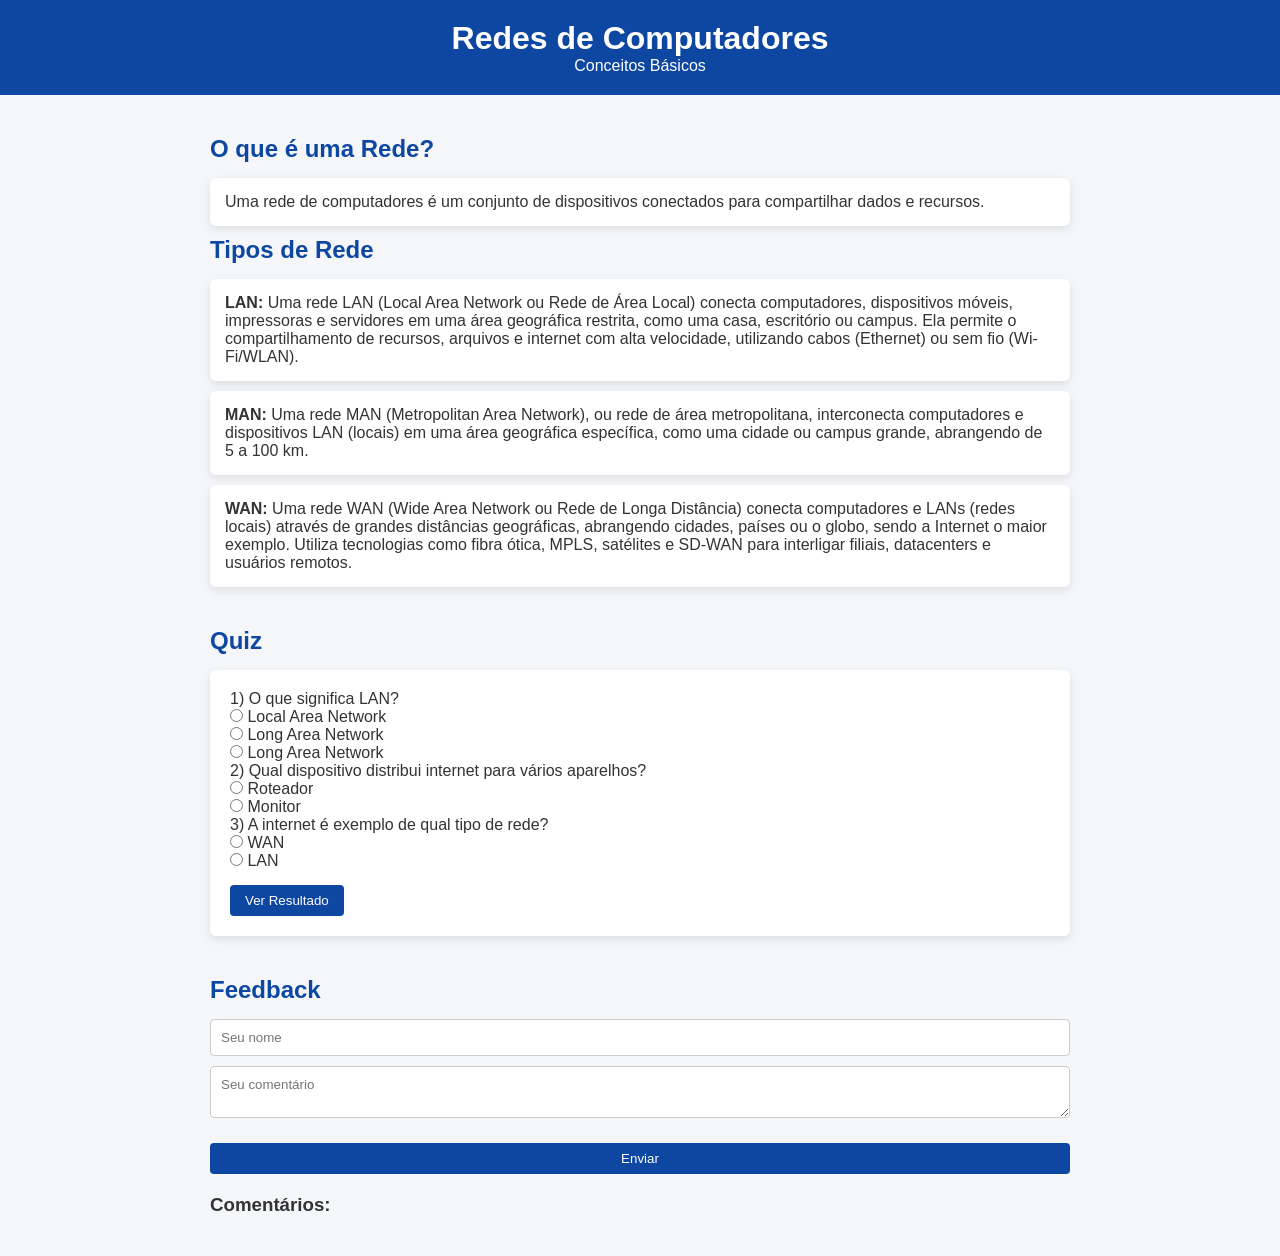
<file: segunda_atividade/index.html>
<!DOCTYPE html>
<html lang="pt-BR">
<head>
    <meta charset="UTF-8">
    <title>Redes de Computadores</title>
    <meta name="viewport" content="width=device-width, initial-scale=1.0">
    <link rel="stylesheet" href="style.css">
</head>
<body>

<header>
    <h1>Redes de Computadores</h1>
    <p>Conceitos Básicos</p>
</header>

<section>
    <h2>O que é uma Rede?</h2>
    <div class="card">
        Uma rede de computadores é um conjunto de dispositivos conectados para compartilhar dados e recursos.
    </div>

    <h2>Tipos de Rede</h2>
    <div class="card"><strong>LAN:</strong> Uma rede LAN (Local Area Network ou Rede de Área Local) conecta computadores, dispositivos móveis, impressoras e servidores em uma área geográfica restrita, como uma casa, escritório ou campus. Ela permite o compartilhamento de recursos, arquivos e internet com alta velocidade, utilizando cabos (Ethernet) ou sem fio (Wi-Fi/WLAN).</div>
    <div class="card"><strong>MAN:</strong> Uma rede MAN (Metropolitan Area Network), ou rede de área metropolitana, interconecta computadores e dispositivos LAN (locais) em uma área geográfica específica, como uma cidade ou campus grande, abrangendo de 5 a 100 km.</div>
    <div class="card"><strong>WAN:</strong> Uma rede WAN (Wide Area Network ou Rede de Longa Distância) conecta computadores e LANs (redes locais) através de grandes distâncias geográficas, abrangendo cidades, países ou o globo, sendo a Internet o maior exemplo. Utiliza tecnologias como fibra ótica, MPLS, satélites e SD-WAN para interligar filiais, datacenters e usuários remotos.</div>
</section>

<section>
    <h2>Quiz</h2>

    <div class="quiz">
        <p>1) O que significa LAN?</p>
        <input type="radio" name="q1" value="c"> Local Area Network<br>
        <input type="radio" name="q1" value="b"> Long Area Network<br>
        <input type="radio" name="q1" value="a"> Long Area Network<br>

        <p>2) Qual dispositivo distribui internet para vários aparelhos?</p>
        <input type="radio" name="q2" value="b"> Roteador<br>
        <input type="radio" name="q2" value="a"> Monitor<br>

        <p>3) A internet é exemplo de qual tipo de rede?</p>
        <input type="radio" name="q3" value="c"> WAN<br>
        <input type="radio" name="q3" value="a"> LAN<br>

        <button onclick="verificarQuiz()">Ver Resultado</button>
        <p id="resultado"></p>
    </div>
</section>

<section class="feedback">
    <h2>Feedback</h2>

    <form onsubmit="salvarFeedback(event)">
        <input type="text" id="nome" placeholder="Seu nome" required>
        <textarea id="mensagem" placeholder="Seu comentário" required></textarea>
        <button type="submit">Enviar</button>
    </form>

    <div class="lista-feedback">
        <h3>Comentários:</h3>
        <ul id="feedbacks"></ul>
    </div>
</section>

<script src="script.js"></script>
</body>
</html>
</file>
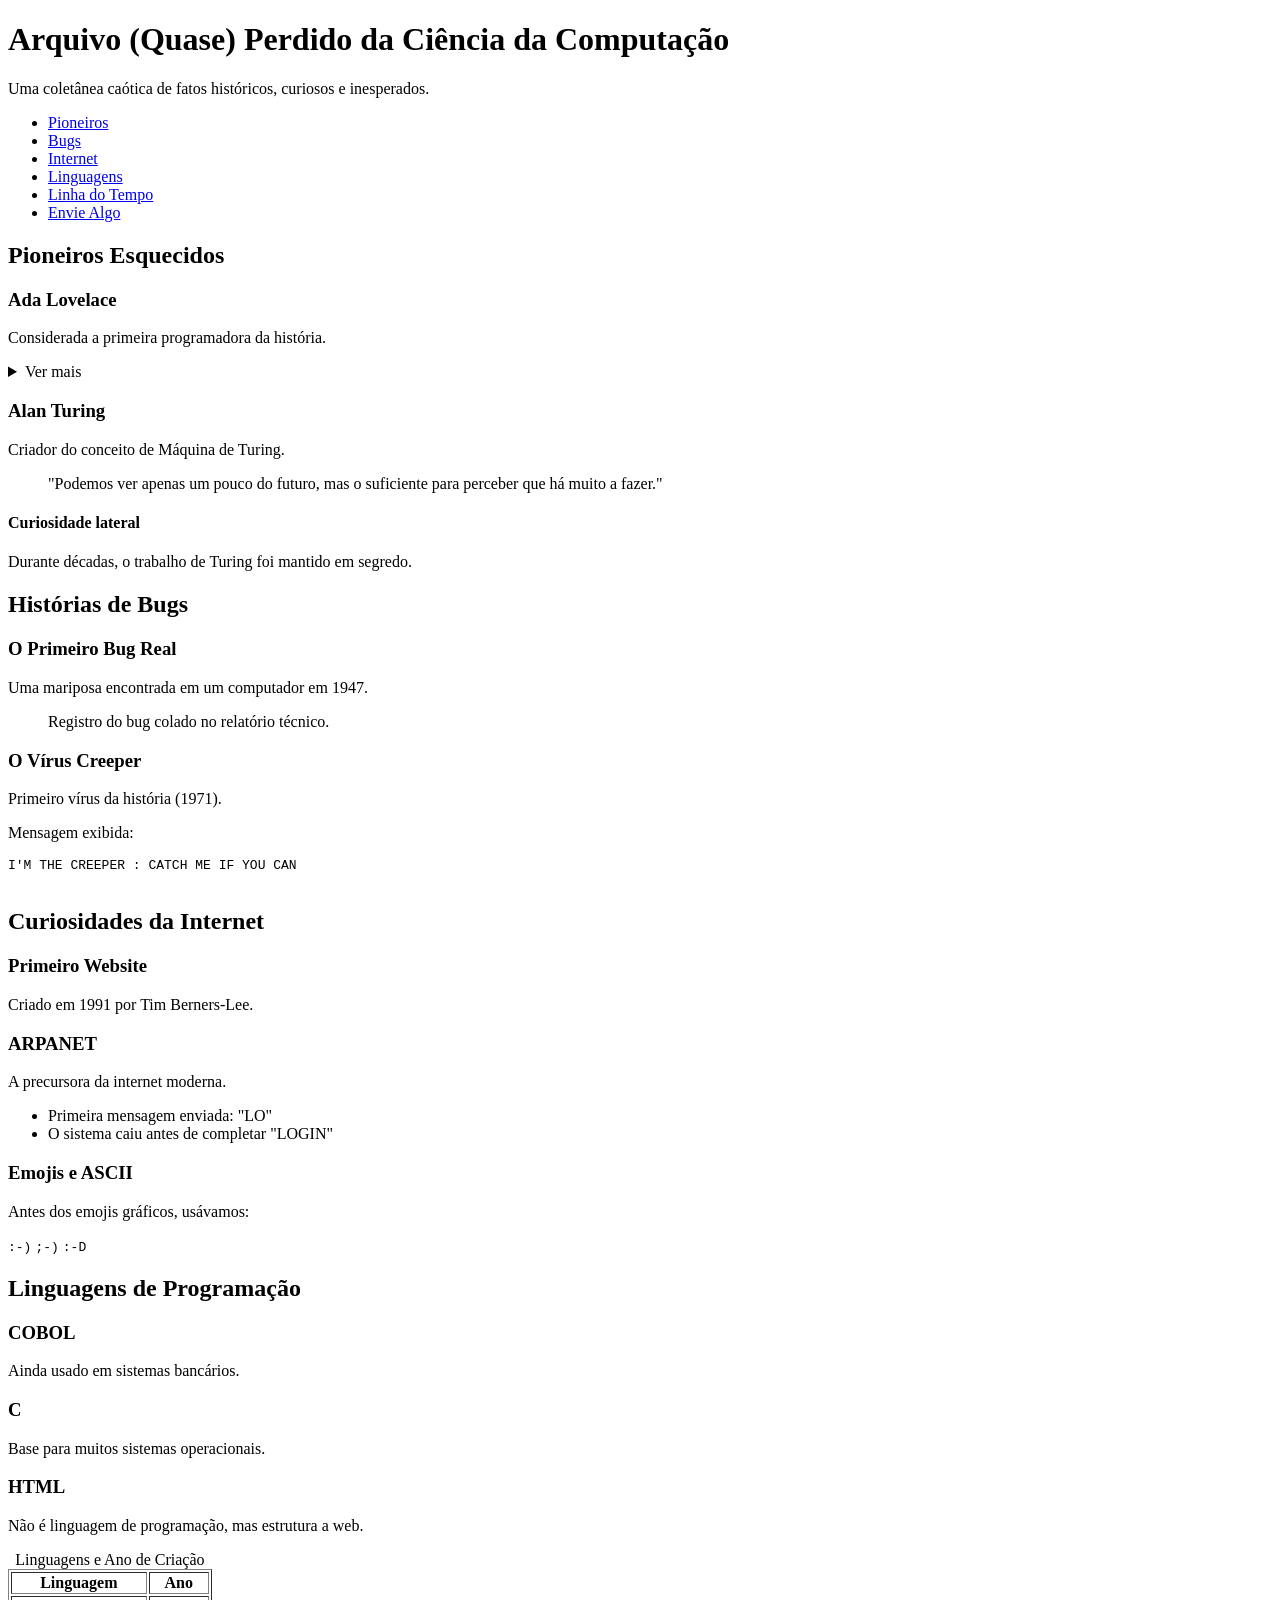
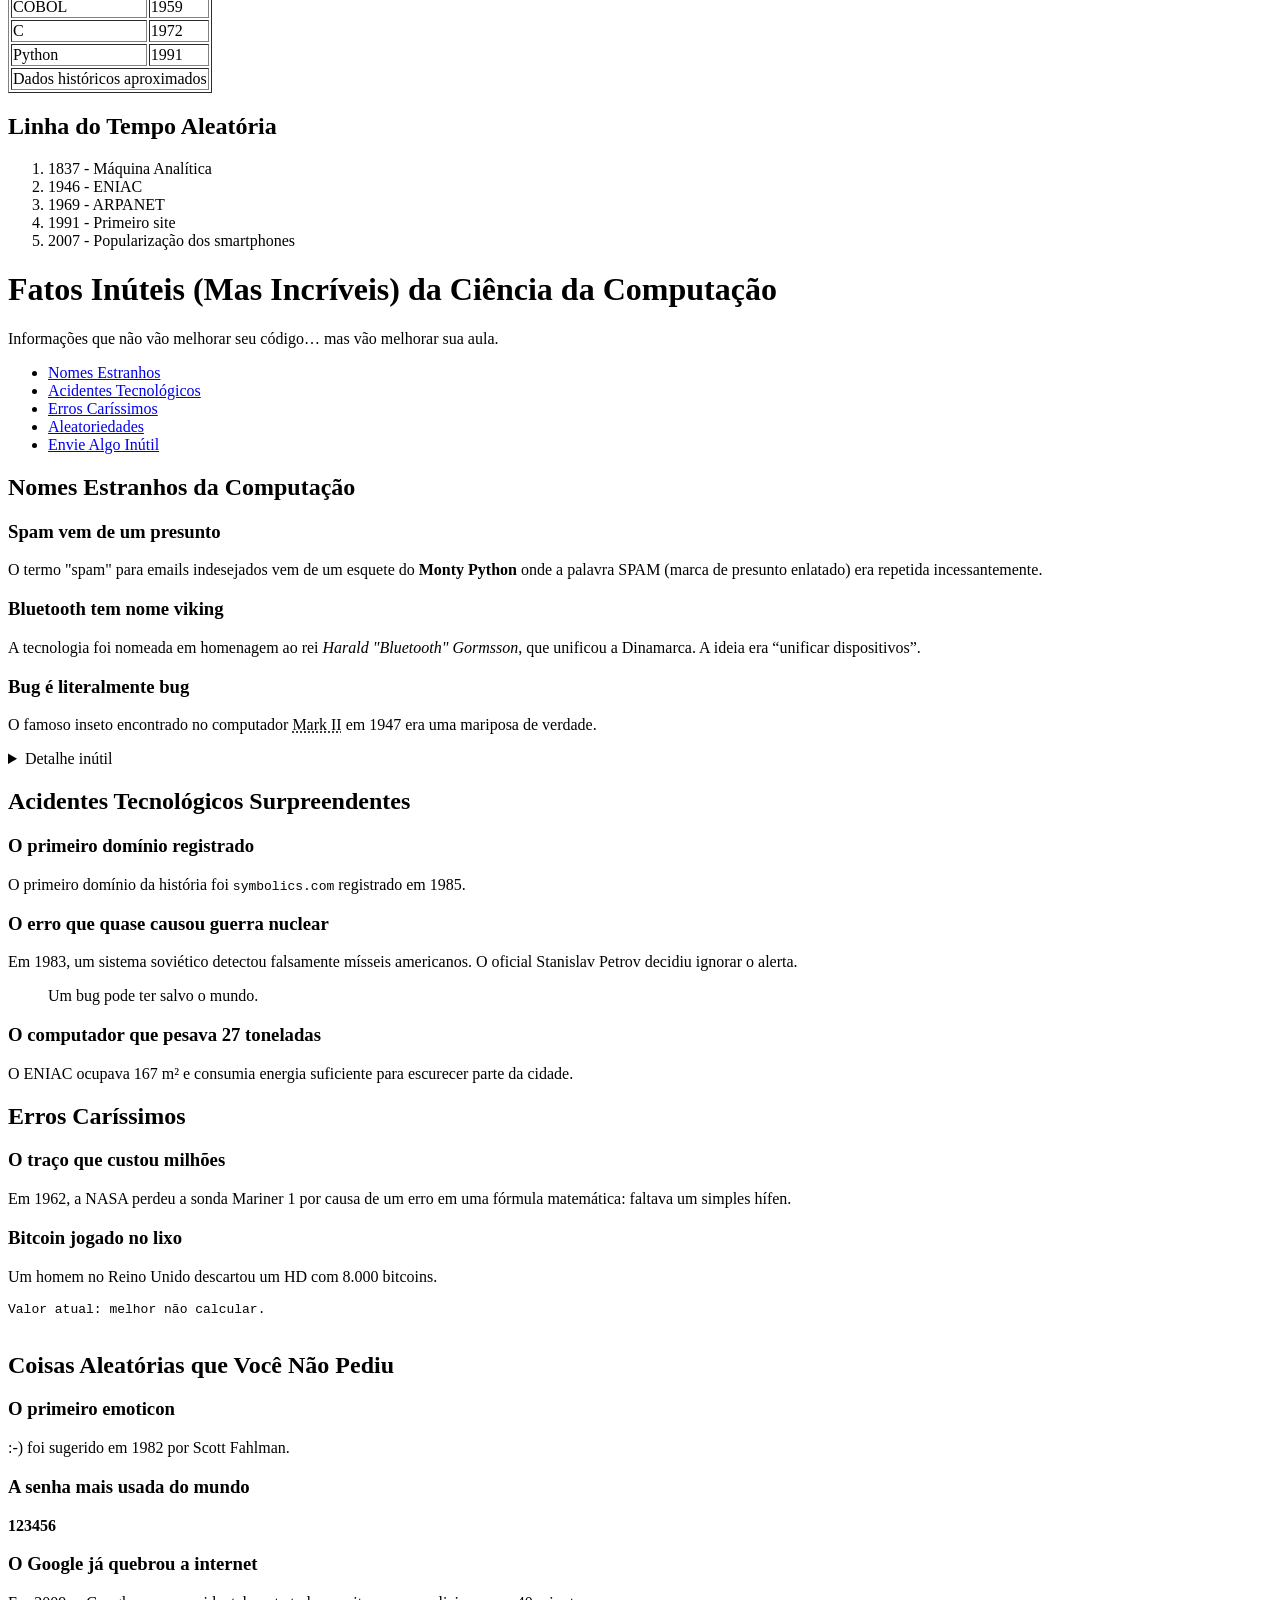
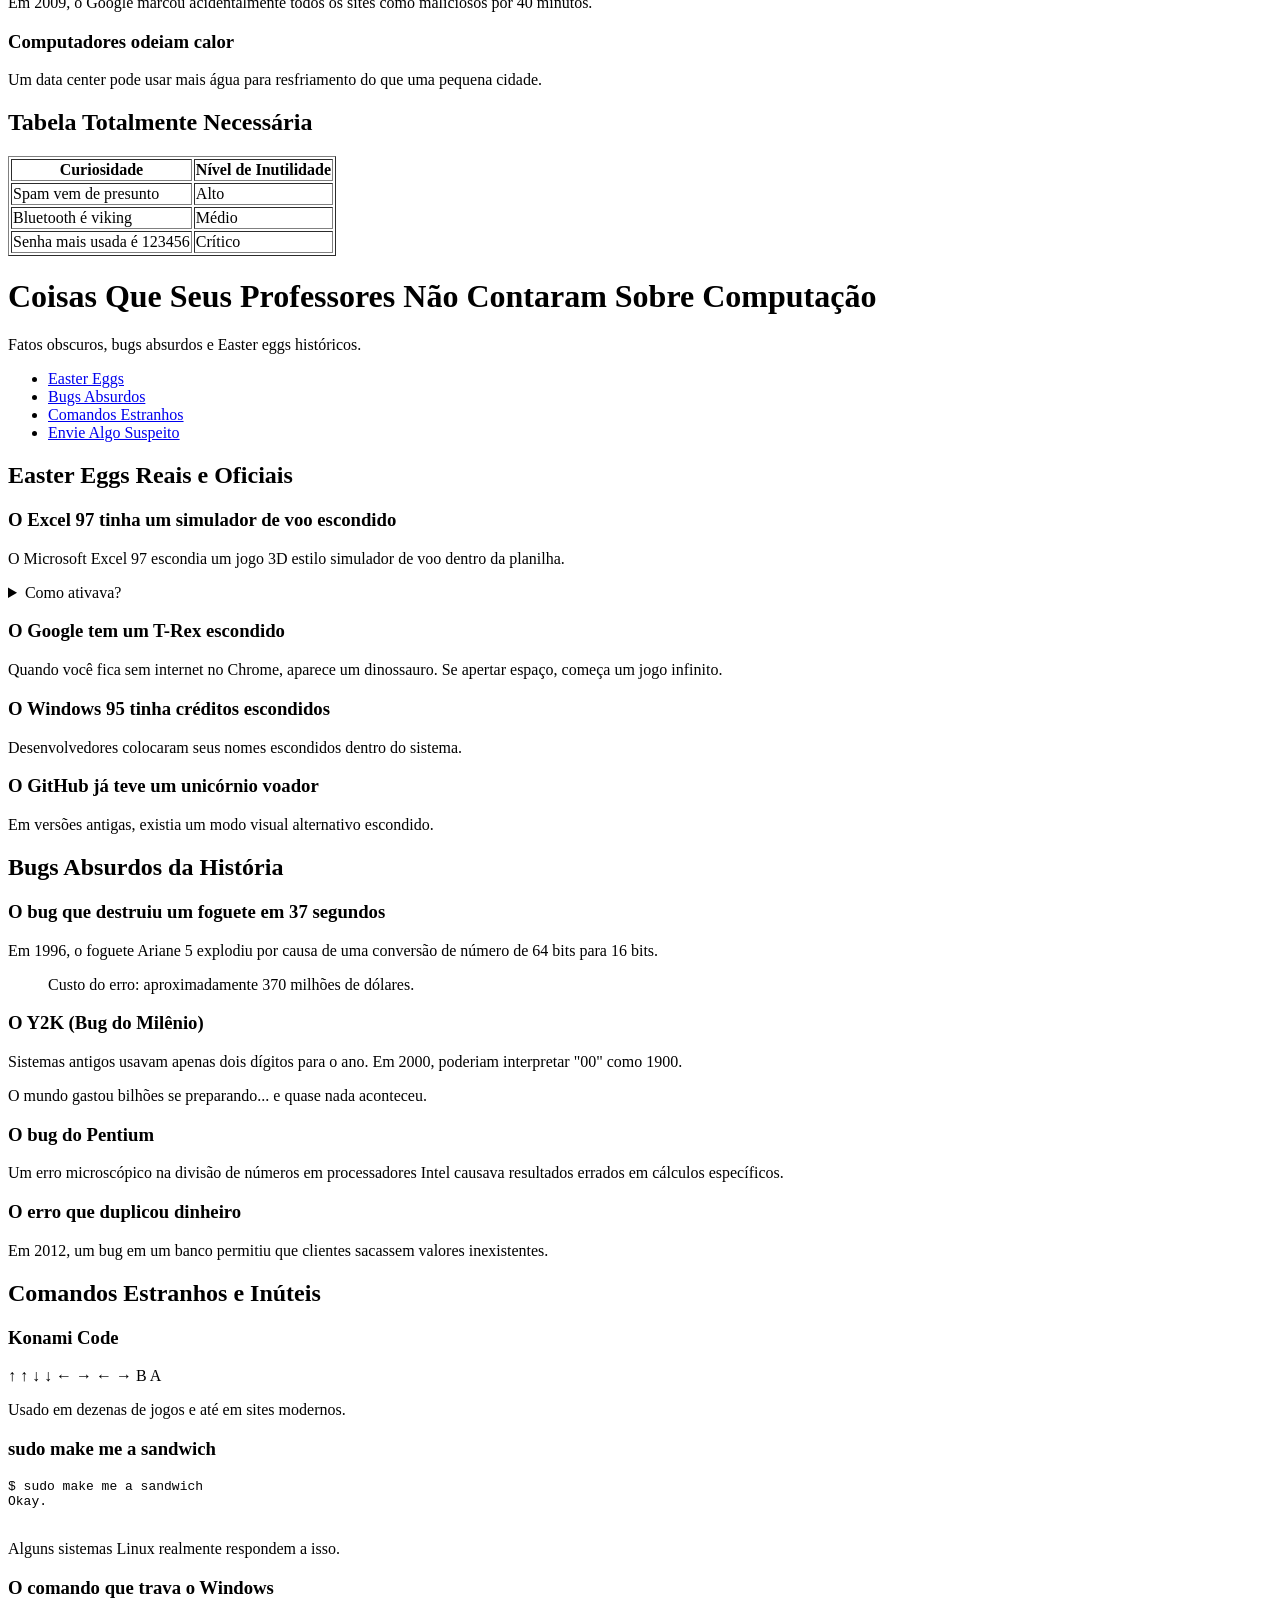
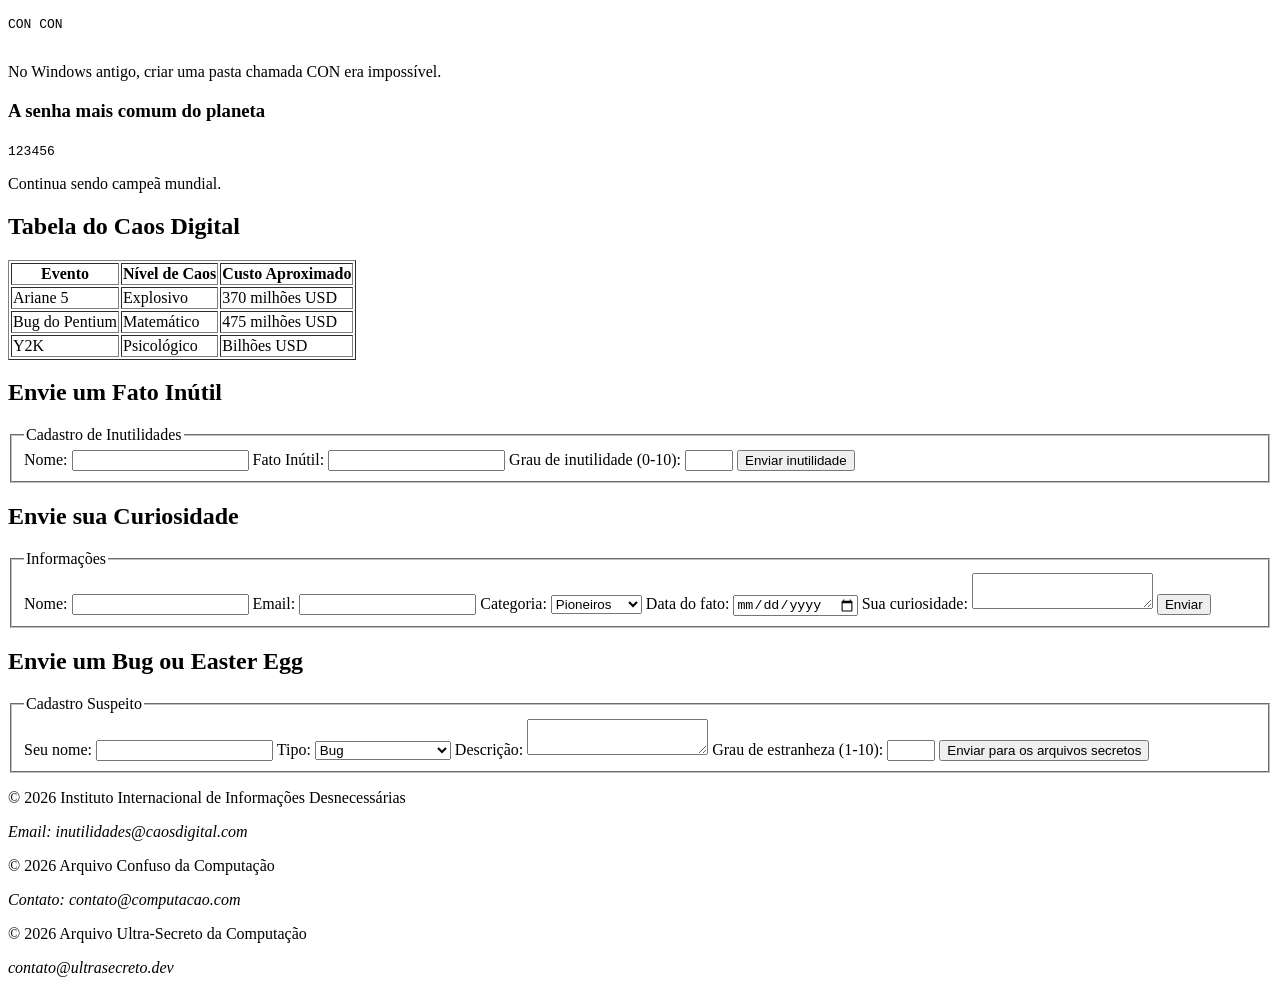
<file: terceira_atividade/index.html>
<!DOCTYPE html>
<html lang="pt-br">
<head>
    <meta charset="UTF-8">
    <meta name="description" content="Curiosidades e fatos históricos da Ciência da Computação">
    <meta name="author" content="Portal Computação">
    <meta name="viewport" content="width=device-width, initial-scale=1.0">
    <title>Arquivo Confuso da Computação</title>
</head>

<body>

<div id="pagina">

    <header id="topo">
        <h1>Arquivo (Quase) Perdido da Ciência da Computação</h1>
        <p>Uma coletânea caótica de fatos históricos, curiosos e inesperados.</p>
    </header>

    <nav id="menu-principal">
        <ul>
            <li><a href="#pioneiros">Pioneiros</a></li>
            <li><a href="#bugs">Bugs</a></li>
            <li><a href="#internet">Internet</a></li>
            <li><a href="#linguagens">Linguagens</a></li>
            <li><a href="#linha-do-tempo">Linha do Tempo</a></li>
            <li><a href="#formulario">Envie Algo</a></li>
        </ul>
    </nav>

    <main>

        <section id="pioneiros">
            <h2>Pioneiros Esquecidos</h2>

            <article>
                <h3>Ada Lovelace</h3>
                <p>Considerada a primeira programadora da história.</p>
                <details>
                    <summary>Ver mais</summary>
                    <p>Ela escreveu um algoritmo para a Máquina Analítica no século XIX.</p>
                </details>
            </article>

            <article>
                <h3>Alan Turing</h3>
                <p>Criador do conceito de Máquina de Turing.</p>
                <blockquote>
                    "Podemos ver apenas um pouco do futuro, mas o suficiente para perceber que há muito a fazer."
                </blockquote>
            </article>

            <aside>
                <h4>Curiosidade lateral</h4>
                <p>Durante décadas, o trabalho de Turing foi mantido em segredo.</p>
            </aside>
        </section>

        <section id="bugs">
            <h2>Histórias de Bugs</h2>

            <article>
                <h3>O Primeiro Bug Real</h3>
                <p>Uma mariposa encontrada em um computador em 1947.</p>
                <figure>
                    <figcaption>Registro do bug colado no relatório técnico.</figcaption>
                </figure>
            </article>

            <article>
                <h3>O Vírus Creeper</h3>
                <p>Primeiro vírus da história (1971).</p>
                <p>Mensagem exibida:</p>
                <pre>
I'M THE CREEPER : CATCH ME IF YOU CAN
                </pre>
            </article>
        </section>

        <section id="internet">
            <h2>Curiosidades da Internet</h2>

            <article>
                <h3>Primeiro Website</h3>
                <p>Criado em 1991 por Tim Berners-Lee.</p>
            </article>

            <article>
                <h3>ARPANET</h3>
                <p>A precursora da internet moderna.</p>
                <ul>
                    <li>Primeira mensagem enviada: "LO"</li>
                    <li>O sistema caiu antes de completar "LOGIN"</li>
                </ul>
            </article>

            <article>
                <h3>Emojis e ASCII</h3>
                <p>Antes dos emojis gráficos, usávamos:</p>
                <code>:-)</code>
                <code>;-)</code>
                <code>:-D</code>
            </article>
        </section>

        <section id="linguagens">
            <h2>Linguagens de Programação</h2>

            <article>
                <h3>COBOL</h3>
                <p>Ainda usado em sistemas bancários.</p>
            </article>

            <article>
                <h3>C</h3>
                <p>Base para muitos sistemas operacionais.</p>
            </article>

            <article>
                <h3>HTML</h3>
                <p>Não é linguagem de programação, mas estrutura a web.</p>
            </article>

            <div>
                <table border="1">
                    <caption>Linguagens e Ano de Criação</caption>
                    <thead>
                        <tr>
                            <th>Linguagem</th>
                            <th>Ano</th>
                        </tr>
                    </thead>
                    <tbody>
                        <tr>
                            <td>COBOL</td>
                            <td>1959</td>
                        </tr>
                        <tr>
                            <td>C</td>
                            <td>1972</td>
                        </tr>
                        <tr>
                            <td>Python</td>
                            <td>1991</td>
                        </tr>
                    </tbody>
                    <tfoot>
                        <tr>
                            <td colspan="2">Dados históricos aproximados</td>
                        </tr>
                    </tfoot>
                </table>
            </div>
        </section>

        <section id="linha-do-tempo">
            <h2>Linha do Tempo Aleatória</h2>

            <ol>
                <li>1837 - Máquina Analítica</li>
                <li>1946 - ENIAC</li>
                <li>1969 - ARPANET</li>
                <li>1991 - Primeiro site</li>
                <li>2007 - Popularização dos smartphones</li>
            </ol>
        </section>


</div>


<header>
    <h1>Fatos Inúteis (Mas Incríveis) da Ciência da Computação</h1>
    <p>Informações que não vão melhorar seu código… mas vão melhorar sua aula.</p>
</header>

<nav>
    <ul>
        <li><a href="#nomes">Nomes Estranhos</a></li>
        <li><a href="#acidentes">Acidentes Tecnológicos</a></li>
        <li><a href="#dinheiro">Erros Caríssimos</a></li>
        <li><a href="#aleatorio">Aleatoriedades</a></li>
        <li><a href="#form">Envie Algo Inútil</a></li>
    </ul>
</nav>



<section id="nomes">
    <h2>Nomes Estranhos da Computação</h2>

    <article>
        <h3>Spam vem de um presunto</h3>
        <p>
            O termo "spam" para emails indesejados vem de um esquete do 
            <strong>Monty Python</strong> onde a palavra SPAM (marca de presunto enlatado) 
            era repetida incessantemente.
        </p>
    </article>

    <article>
        <h3>Bluetooth tem nome viking</h3>
        <p>
            A tecnologia foi nomeada em homenagem ao rei 
            <em>Harald "Bluetooth" Gormsson</em>, que unificou a Dinamarca.
            A ideia era “unificar dispositivos”.
        </p>
    </article>

    <article>
        <h3>Bug é literalmente bug</h3>
        <p>
            O famoso inseto encontrado no computador 
            <abbr title="Harvard Mark II">Mark II</abbr> em 1947 
            era uma mariposa de verdade.
        </p>
        <details>
            <summary>Detalhe inútil</summary>
            <p>O inseto ainda está preservado em um museu.</p>
        </details>
    </article>

</section>


<section id="acidentes">

    <h2>Acidentes Tecnológicos Surpreendentes</h2>

    <article>
        <h3>O primeiro domínio registrado</h3>
        <p>
            O primeiro domínio da história foi 
            <code>symbolics.com</code> registrado em 1985.
        </p>
    </article>

    <article>
        <h3>O erro que quase causou guerra nuclear</h3>
        <p>
            Em 1983, um sistema soviético detectou falsamente mísseis americanos.
            O oficial Stanislav Petrov decidiu ignorar o alerta.
        </p>
        <blockquote>
            Um bug pode ter salvo o mundo.
        </blockquote>
    </article>

    <article>
        <h3>O computador que pesava 27 toneladas</h3>
        <p>
            O ENIAC ocupava 167 m² e consumia energia suficiente para escurecer parte da cidade.
        </p>
    </article>

</section>


<section id="dinheiro">

    <h2>Erros Caríssimos</h2>

    <article>
        <h3>O traço que custou milhões</h3>
        <p>
            Em 1962, a NASA perdeu a sonda Mariner 1 por causa de um erro em uma fórmula matemática:
            faltava um simples hífen.
        </p>
    </article>

    <article>
        <h3>Bitcoin jogado no lixo</h3>
        <p>
            Um homem no Reino Unido descartou um HD com 8.000 bitcoins.
        </p>
        <pre>
Valor atual: melhor não calcular.
        </pre>
    </article>

</section>


<section id="aleatorio">

    <h2>Coisas Aleatórias que Você Não Pediu</h2>

    <article>
        <h3>O primeiro emoticon</h3>
        <p>
            :-) foi sugerido em 1982 por Scott Fahlman.
        </p>
    </article>

    <article>
        <h3>A senha mais usada do mundo</h3>
        <p><strong>123456</strong></p>
    </article>

    <article>
        <h3>O Google já quebrou a internet</h3>
        <p>
            Em 2009, o Google marcou acidentalmente todos os sites como maliciosos por 40 minutos.
        </p>
    </article>

    <article>
        <h3>Computadores odeiam calor</h3>
        <p>
            Um data center pode usar mais água para resfriamento do que uma pequena cidade.
        </p>
    </article>

</section>


<section>

    <h2>Tabela Totalmente Necessária</h2>

    <table border="1">
        <tr>
            <th>Curiosidade</th>
            <th>Nível de Inutilidade</th>
        </tr>
        <tr>
            <td>Spam vem de presunto</td>
            <td>Alto</td>
        </tr>
        <tr>
            <td>Bluetooth é viking</td>
            <td>Médio</td>
        </tr>
        <tr>
            <td>Senha mais usada é 123456</td>
            <td>Crítico</td>
        </tr>
    </table>

</section>

<header>
    <h1>Coisas Que Seus Professores Não Contaram Sobre Computação</h1>
    <p>Fatos obscuros, bugs absurdos e Easter eggs históricos.</p>
</header>

<nav>
    <ul>
        <li><a href="#easter-eggs">Easter Eggs</a></li>
        <li><a href="#bugs-absurdos">Bugs Absurdos</a></li>
        <li><a href="#comandos-secretos">Comandos Estranhos</a></li>
        <li><a href="#formulario-secreto">Envie Algo Suspeito</a></li>
    </ul>
</nav>


<section id="easter-eggs">

    <h2>Easter Eggs Reais e Oficiais</h2>

    <article>
        <h3>O Excel 97 tinha um simulador de voo escondido</h3>
        <p>
            O Microsoft Excel 97 escondia um jogo 3D estilo simulador de voo 
            dentro da planilha.
        </p>
        <details>
            <summary>Como ativava?</summary>
            <p>Era preciso selecionar células específicas e usar combinações absurdas de teclado.</p>
        </details>
    </article>

    <article>
        <h3>O Google tem um T-Rex escondido</h3>
        <p>
            Quando você fica sem internet no Chrome, aparece um dinossauro.
            Se apertar espaço, começa um jogo infinito.
        </p>
    </article>

    <article>
        <h3>O Windows 95 tinha créditos escondidos</h3>
        <p>
            Desenvolvedores colocaram seus nomes escondidos dentro do sistema.
        </p>
    </article>

    <article>
        <h3>O GitHub já teve um unicórnio voador</h3>
        <p>
            Em versões antigas, existia um modo visual alternativo escondido.
        </p>
    </article>

</section>



<section id="bugs-absurdos">

    <h2>Bugs Absurdos da História</h2>

    <article>
        <h3>O bug que destruiu um foguete em 37 segundos</h3>
        <p>
            Em 1996, o foguete Ariane 5 explodiu por causa de uma conversão de número
            de 64 bits para 16 bits.
        </p>
        <blockquote>
            Custo do erro: aproximadamente 370 milhões de dólares.
        </blockquote>
    </article>

    <article>
        <h3>O Y2K (Bug do Milênio)</h3>
        <p>
            Sistemas antigos usavam apenas dois dígitos para o ano.
            Em 2000, poderiam interpretar "00" como 1900.
        </p>
        <p>
            O mundo gastou bilhões se preparando... e quase nada aconteceu.
        </p>
    </article>

    <article>
        <h3>O bug do Pentium</h3>
        <p>
            Um erro microscópico na divisão de números em processadores Intel
            causava resultados errados em cálculos específicos.
        </p>
    </article>

    <article>
        <h3>O erro que duplicou dinheiro</h3>
        <p>
            Em 2012, um bug em um banco permitiu que clientes sacassem valores inexistentes.
        </p>
    </article>

</section>



<section id="comandos-secretos">

    <h2>Comandos Estranhos e Inúteis</h2>

    <article>
        <h3>Konami Code</h3>
        <p>
            ↑ ↑ ↓ ↓ ← → ← → B A
        </p>
        <p>
            Usado em dezenas de jogos e até em sites modernos.
        </p>
    </article>

    <article>
        <h3>sudo make me a sandwich</h3>
        <pre>
$ sudo make me a sandwich
Okay.
        </pre>
        <p>Alguns sistemas Linux realmente respondem a isso.</p>
    </article>

    <article>
        <h3>O comando que trava o Windows</h3>
        <pre>
CON CON
        </pre>
        <p>
            No Windows antigo, criar uma pasta chamada CON era impossível.
        </p>
    </article>

    <article>
        <h3>A senha mais comum do planeta</h3>
        <code>123456</code>
        <p>
            Continua sendo campeã mundial.
        </p>
    </article>

</section>



<section>

    <h2>Tabela do Caos Digital</h2>

    <table border="1">
        <tr>
            <th>Evento</th>
            <th>Nível de Caos</th>
            <th>Custo Aproximado</th>
        </tr>
        <tr>
            <td>Ariane 5</td>
            <td>Explosivo</td>
            <td>370 milhões USD</td>
        </tr>
        <tr>
            <td>Bug do Pentium</td>
            <td>Matemático</td>
            <td>475 milhões USD</td>
        </tr>
        <tr>
            <td>Y2K</td>
            <td>Psicológico</td>
            <td>Bilhões USD</td>
        </tr>
    </table>

</section>


<section id="form">

    <h2>Envie um Fato Inútil</h2>

    <form>
        <fieldset>
            <legend>Cadastro de Inutilidades</legend>

            <label>Nome:</label>
            <input type="text" name="nome">

            <label>Fato Inútil:</label>
            <input type="text" name="fato">

            <label>Grau de inutilidade (0-10):</label>
            <input type="number" name="grau" min="0" max="10">

            <input type="submit" value="Enviar inutilidade">
        </fieldset>
    </form>
    
</section>
 <section id="formulario">
            <h2>Envie sua Curiosidade</h2>

            <form>
                <fieldset>
                    <legend>Informações</legend>

                    <label>Nome:</label>
                    <input type="text" name="nome">

                    <label>Email:</label>
                    <input type="email" name="email">

                    <label>Categoria:</label>
                    <select name="categoria">
                        <option>Pioneiros</option>
                        <option>Bugs</option>
                        <option>Internet</option>
                        <option>Linguagens</option>
                    </select>

                    <label>Data do fato:</label>
                    <input type="date" name="data">

                    <label>Sua curiosidade:</label>
                    <textarea name="curiosidade"></textarea>

                    <input type="submit" value="Enviar">
                </fieldset>
            </form>
        </section>

    
<section id="formulario-secreto">

    <h2>Envie um Bug ou Easter Egg</h2>

    <form>
        <fieldset>
            <legend>Cadastro Suspeito</legend>

            <label>Seu nome:</label>
            <input type="text" name="nome">

            <label>Tipo:</label>
            <select name="tipo">
                <option>Bug</option>
                <option>Easter Egg</option>
                <option>Comando estranho</option>
            </select>

            <label>Descrição:</label>
            <textarea name="descricao"></textarea>

            <label>Grau de estranheza (1-10):</label>
            <input type="number" min="1" max="10">

            <input type="submit" value="Enviar para os arquivos secretos">
        </fieldset>
    </form>

</section>


</main>
</body>
<footer>
    <p>© 2026 Instituto Internacional de Informações Desnecessárias</p>
    <address>Email: inutilidades@caosdigital.com</address>
      <p>&copy; 2026 Arquivo Confuso da Computação</p>
        <address>
            Contato: contato@computacao.com
        </address>
         <p>© 2026 Arquivo Ultra-Secreto da Computação</p>
    <address>contato@ultrasecreto.dev</address>
</footer>

</div>

</body>
</html>
</file>
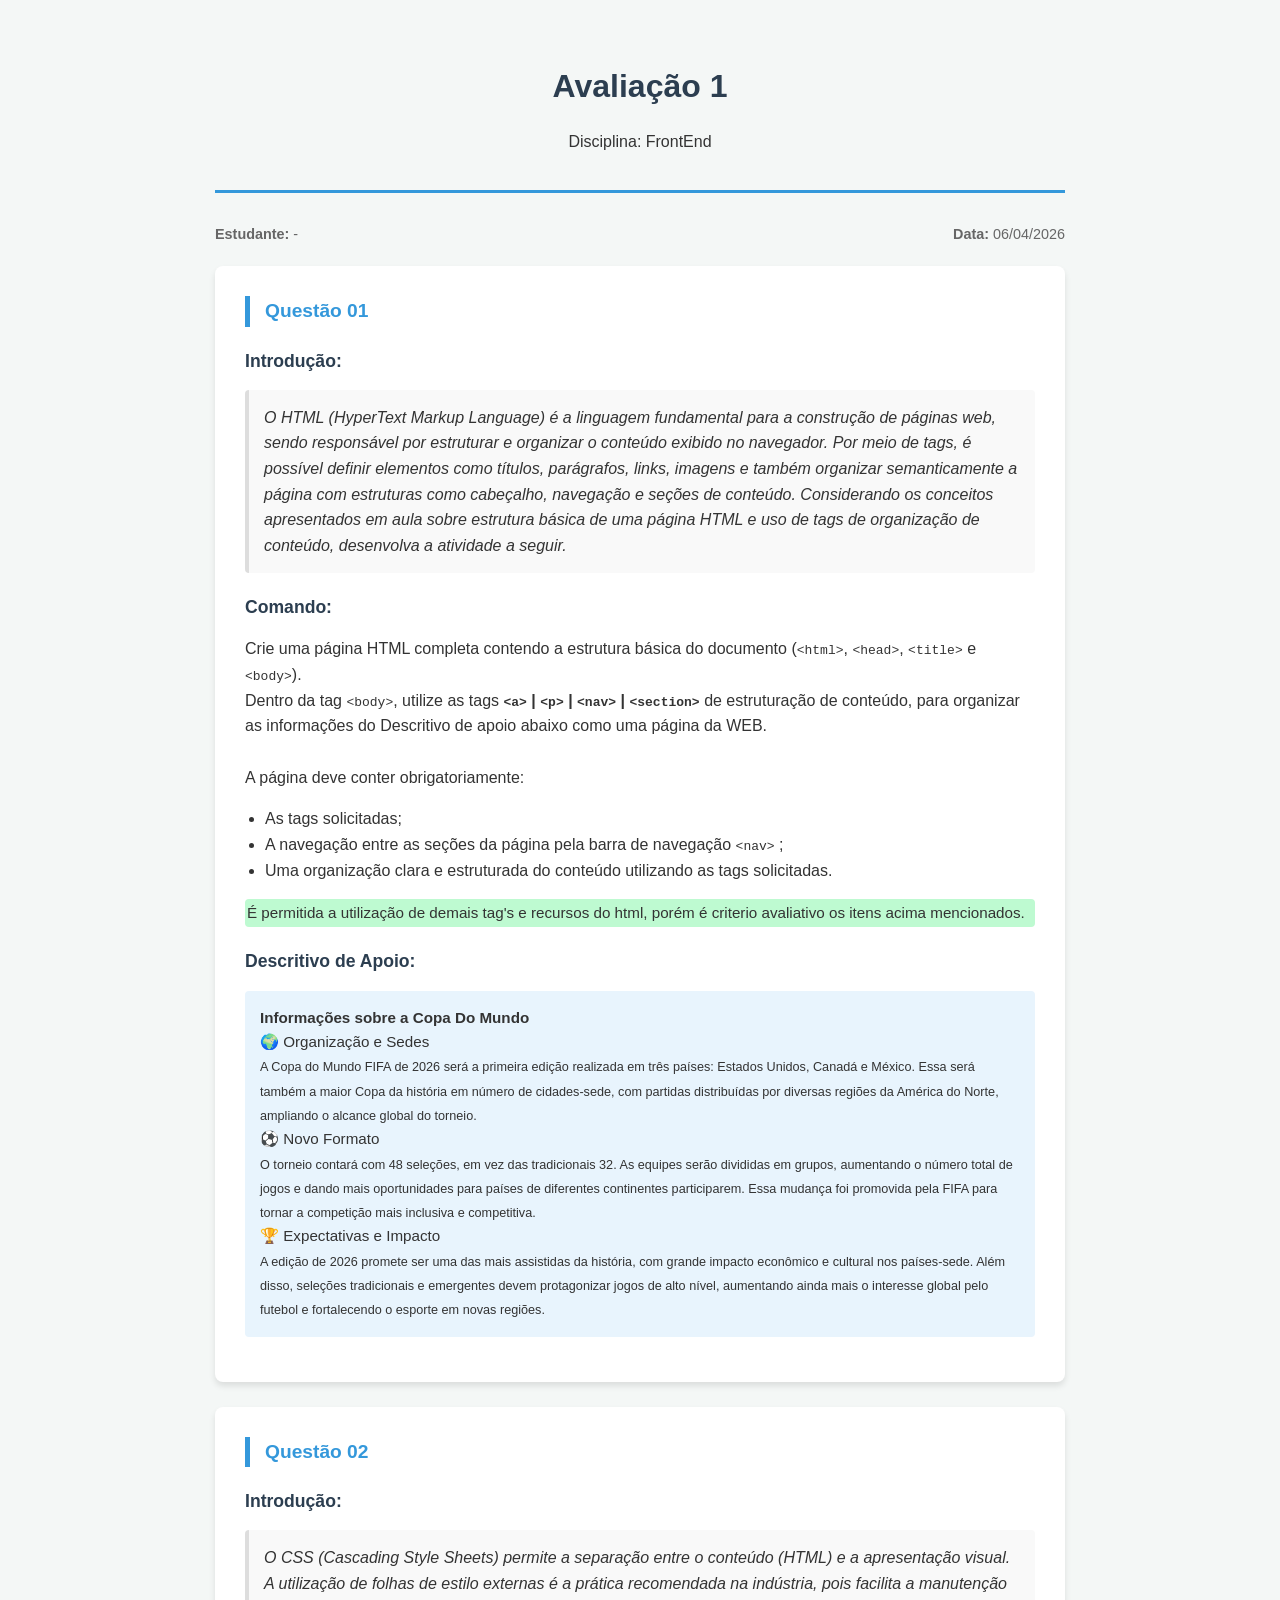
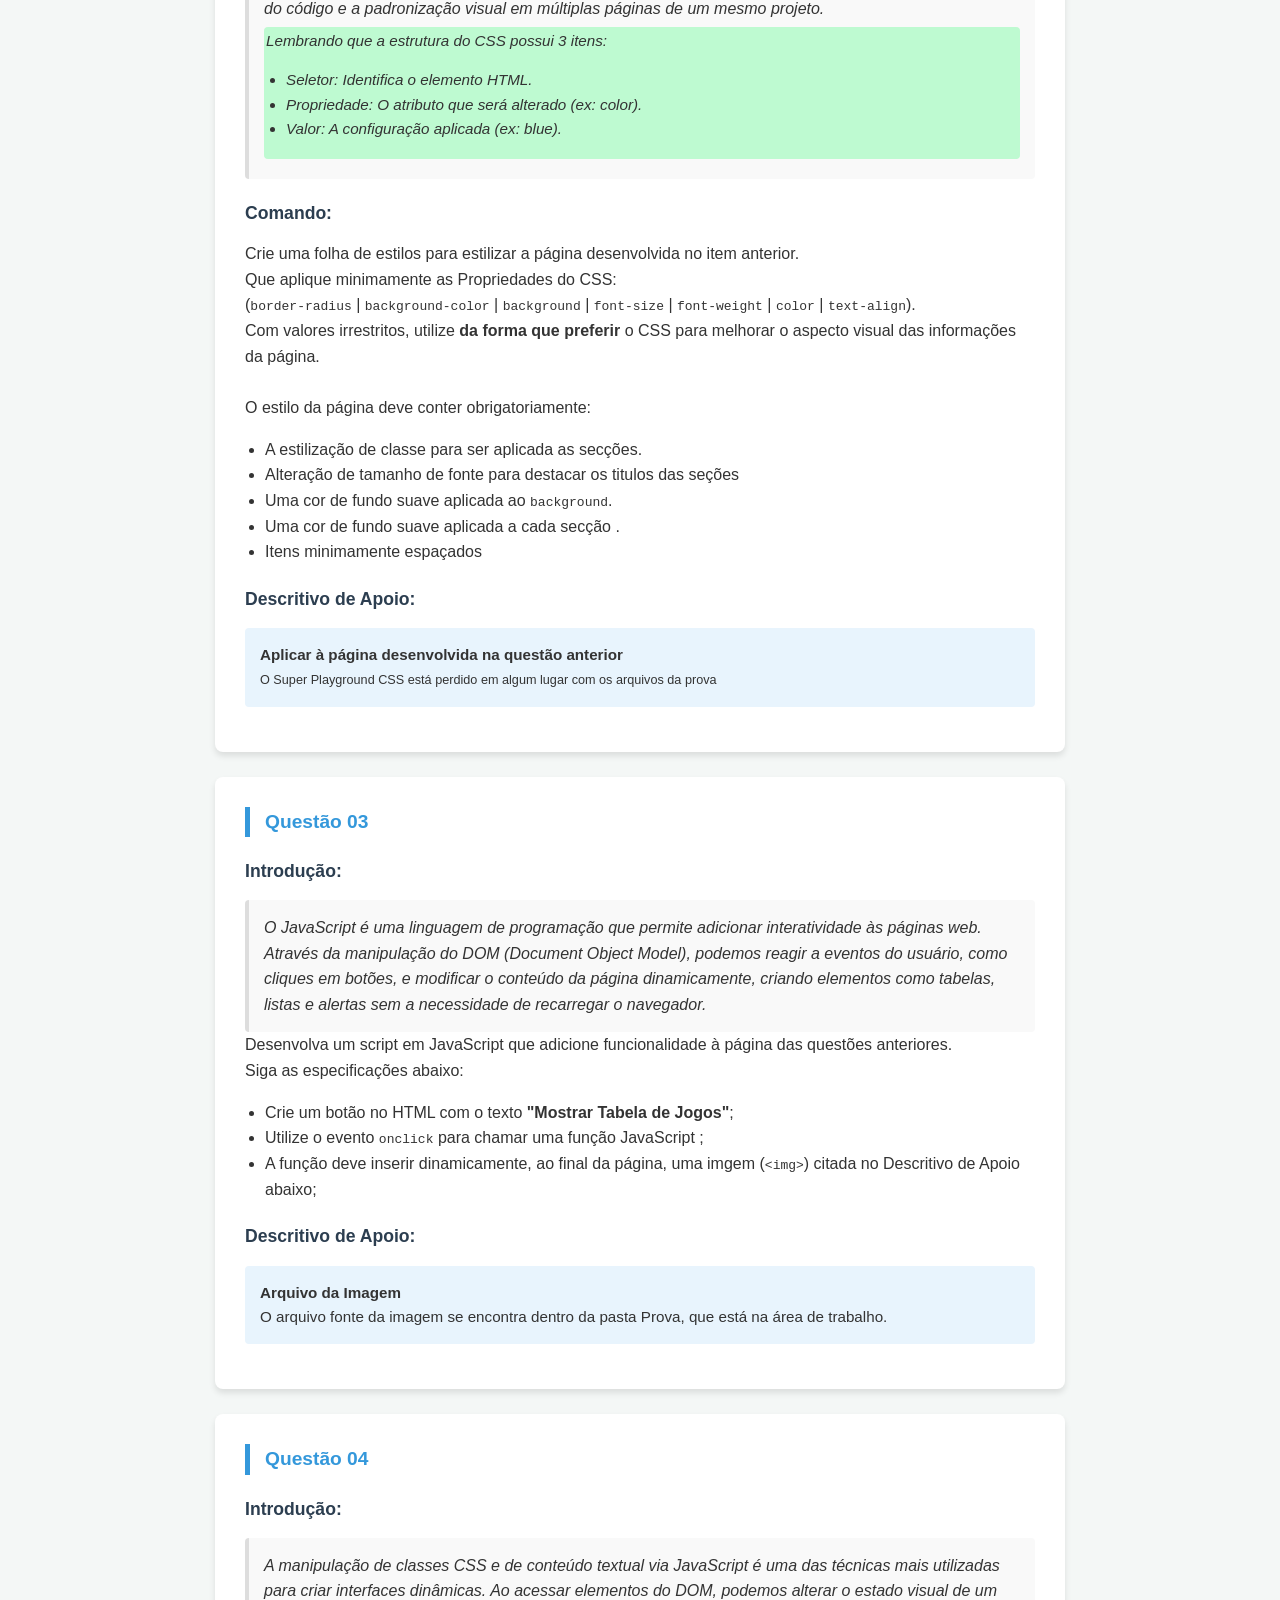
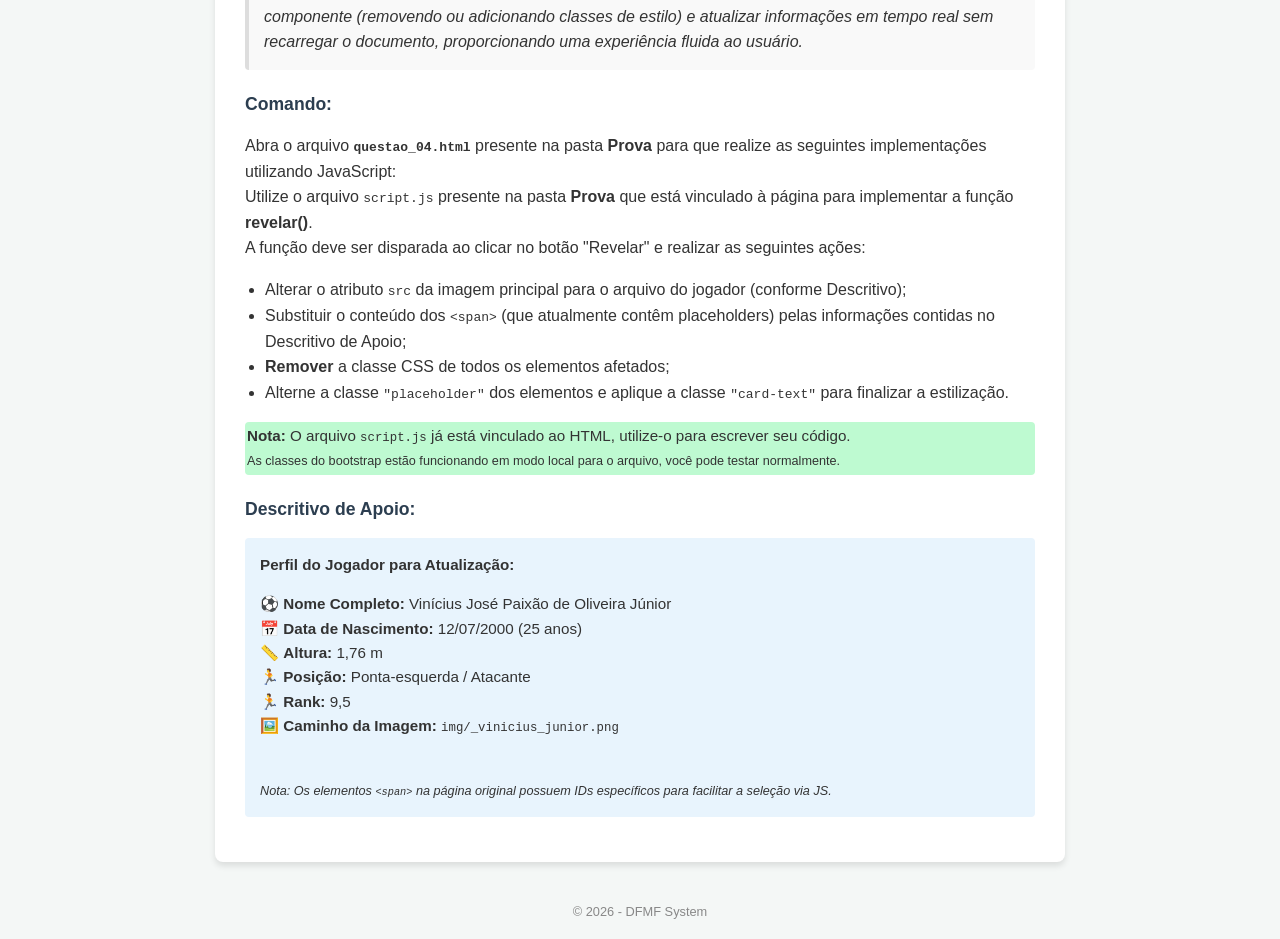
<file: prova/Prova.html>
<!DOCTYPE html>
<html lang="pt-br">
<head>
    <meta charset="UTF-8">
    <meta name="viewport" content="width=device-width, initial-scale=1.0">
    <title>Avaliação Prática de FrontEnd</title>
    <style>
        :root {
            --primary-color: #2c3e50;
            --accent-color: #3498db;
            --bg-color: #f4f7f6;
            --card-bg: #ffffff;
            --text-color: #333;
        }

        body {
            font-family: 'Segoe UI', Tahoma, Geneva, Verdana, sans-serif;
            background-color: var(--bg-color);
            color: var(--text-color);
            line-height: 1.6;
            margin: 0;
            padding: 20px;
        }

        .container {
            max-width: 850px;
            margin: 0 auto;
        }

        header {
            text-align: center;
            padding: 20px 0;
            border-bottom: 3px solid var(--accent-color);
            margin-bottom: 30px;
        }

        h1 {
            color: var(--primary-color);
            margin-bottom: 5px;
        }

        .info-aluno {
            display: flex;
            justify-content: space-between;
            margin-bottom: 20px;
            font-size: 0.9em;
            color: #666;
        }

        .question-card {
            background: var(--card-bg);
            padding: 30px;
            border-radius: 8px;
            box-shadow: 0 4px 6px rgba(0,0,0,0.1);
            margin-bottom: 25px;
        }

        .question-header {
            font-weight: bold;
            font-size: 1.2em;
            color: var(--accent-color);
            margin-bottom: 15px;
            display: block;
            border-left: 5px solid var(--accent-color);
            padding-left: 15px;
        }

        h2 {
            font-size: 1.1em;
            color: var(--primary-color);
            margin-top: 20px;
        }

        .intro-box {
            background-color: #f9f9f9;
            padding: 15px;
            border-radius: 4px;
            border-left: 4px solid #ddd;
            font-style: italic;
        }

        .descritivo-apoio {
            background-color: #e8f4fd;
            padding: 15px;
            margin: 15px 0;
            border-radius: 4px;
            font-size: 0.95em;
        }
        .item-destaque {
            background-color: #befad1;
            padding: 2px;
            margin: 5px 0;
            border-radius: 4px;
            font-size: 0.95em;
        }

        .comando {
            font-weight: 500;
        }

        ul {
            padding-left: 20px;
        }

        footer {
            text-align: center;
            margin-top: 40px;
            font-size: 0.8em;
            color: #888;
        }

        @media print {
            body { background-color: white; }
            .question-card { box-shadow: none; border: 1px solid #ccc; }
        }
    </style>
</head>
<body>

    <div class="container">
        <header>
            <h1>Avaliação 1</h1>
            <p>Disciplina: FrontEnd</p>
        </header>

        <div class="info-aluno">
            <span><strong>Estudante:</strong> - </span>
            <span><strong>Data:</strong> 06/04/2026</span>
        </div>

        <section class="question-card">
            <span class="question-header">Questão 01</span>
            
            <h2>Introdução:</h2>
            <div class="intro-box">
                O HTML (HyperText Markup Language) é a linguagem fundamental para a construção de páginas web, sendo responsável por estruturar e organizar o conteúdo exibido no navegador. Por meio de tags, é possível definir elementos como títulos, parágrafos, links, imagens e também organizar semanticamente a página com estruturas como cabeçalho, navegação e seções de conteúdo.
                Considerando os conceitos apresentados em aula sobre estrutura básica de uma página HTML e uso de tags de organização de conteúdo, desenvolva a atividade a seguir.
            </div>

            <h2>Comando:</h2>
            <div class="comando">
                Crie uma página HTML completa contendo a estrutura básica do documento (<code>&lt;html&gt;</code>, <code>&lt;head&gt;</code>, <code>&lt;title&gt;</code> e <code>&lt;body&gt;</code>).<br>
                Dentro da tag <code>&lt;body&gt;</code>, utilize as tags <strong><code>&lt;a&gt;</code> | <code>&lt;p&gt;</code> | <code>&lt;nav&gt;</code> | <code>&lt;section&gt;</code>  </strong> de estruturação de conteúdo, para organizar as informações do Descritivo de apoio abaixo como uma página da WEB.
                <br><br>
                A página deve conter obrigatoriamente:
                <ul>
                    <li>As tags solicitadas;</li>
                    <li>A navegação entre as seções da página pela barra de navegação <code>&lt;nav&gt;</code> ;</li>
                    <li>Uma organização clara e estruturada do conteúdo utilizando as tags solicitadas.</li>
                   </ul>
                   <div class="item-destaque" >É permitida a utilização de demais tag's e recursos do html, porém é criterio avaliativo os itens acima mencionados.</div>
                </div>

            <h2>Descritivo de Apoio:</h2>
            <div class="descritivo-apoio">
                <strong> Informações sobre a Copa Do Mundo </strong>
            <br>🌍 Organização e Sedes <br>
            <small>A Copa do Mundo FIFA de 2026 será a primeira edição realizada em três países: Estados Unidos, Canadá e México. Essa será também a maior Copa da história em número de cidades-sede, com partidas distribuídas por diversas regiões da América do Norte, ampliando o alcance global do torneio. </small>
            <br>⚽ Novo Formato <br>
            <small>O torneio contará com 48 seleções, em vez das tradicionais 32. As equipes serão divididas em grupos, aumentando o número total de jogos e dando mais oportunidades para países de diferentes continentes participarem. Essa mudança foi promovida pela FIFA para tornar a competição mais inclusiva e competitiva.</small>
            <br>🏆 Expectativas e Impacto <br>
            <small>A edição de 2026 promete ser uma das mais assistidas da história, com grande impacto econômico e cultural nos países-sede. Além disso, seleções tradicionais e emergentes devem protagonizar jogos de alto nível, aumentando ainda mais o interesse global pelo futebol e fortalecendo o esporte em novas regiões.</small>
            </div>

        </section>


         <section class="question-card">
            <span class="question-header">Questão 02</span>
            
            <h2>Introdução:</h2>
            <div class="intro-box">
              O CSS (Cascading Style Sheets) permite a separação entre o conteúdo (HTML) e a apresentação visual. 
              A utilização de folhas de estilo externas é a prática recomendada na indústria, pois facilita a manutenção do código e a padronização visual em múltiplas páginas de um mesmo projeto.
                <div class="item-destaque">Lembrando que a estrutura do CSS possui 3 itens:
                    <ul>
                        <li> Seletor: Identifica o elemento HTML. </li>
                        <li> Propriedade: O atributo que será alterado (ex: color).</li>
                        <li> Valor: A configuração aplicada (ex: blue).</li>
                    </ul>
                </div>
            </div>

            <h2>Comando:</h2>
            <div class="comando">
                Crie uma folha de estilos para estilizar a página desenvolvida no item anterior. <br>
                Que aplique minimamente as Propriedades do CSS: <br>
                (<code>border-radius</code> | <code>background-color</code> | <code>background</code> | <code>font-size</code> | <code>font-weight</code> | <code>color</code> | <code>text-align</code>).
                 <br>Com valores irrestritos, utilize <strong> da forma que preferir </strong> o CSS para melhorar o aspecto visual  das informações da página.
                <br><br>
                O estilo da página deve conter obrigatoriamente:
                <ul>
                    <li>A estilização de classe para ser aplicada as secções. </li>
                    <li>Alteração de tamanho de fonte para destacar os titulos das seções </li>
                    <li>Uma cor de fundo suave aplicada ao  <code>background</code>.</li>
                    <li>Uma cor de fundo suave aplicada a cada secção .</li>
                    <li>Itens minimamente espaçados </li>
                </ul>
            </div>

            <h2>Descritivo de Apoio:</h2>
            <div class="descritivo-apoio">
                <strong> Aplicar à página desenvolvida na questão anterior </strong>
               <br> <small> O Super Playground CSS está perdido em algum lugar com os arquivos da prova</small>
            </div>

        </section>


        <section class="question-card">
        <span class="question-header">Questão 03</span>
        
        <h2>Introdução:</h2>
        <div class="intro-box">
            O JavaScript é uma linguagem de programação que permite adicionar interatividade às páginas web. Através da manipulação do DOM (Document Object Model), podemos reagir a eventos do usuário, como cliques em botões, e modificar o conteúdo da página dinamicamente, criando elementos como tabelas, listas e alertas sem a necessidade de recarregar o navegador.
        </div>

        <div class="comando">
            Desenvolva um script em JavaScript que adicione funcionalidade à página das questões anteriores. <br>
            Siga as especificações abaixo:
            <ul>
                <li>Crie um botão no HTML com o texto <strong>"Mostrar Tabela de Jogos"</strong>;</li>
                <li>Utilize o evento <code>onclick</code> para chamar uma função JavaScript ;</li>
                <li>A função deve inserir dinamicamente, ao final da página, uma imgem (<code>&lt;img&gt;</code>) citada no Descritivo de Apoio abaixo;</li>
                </ul>
    
        </div>

        <h2>Descritivo de Apoio:</h2>
        <div class="descritivo-apoio">
            <strong> Arquivo da Imagem </strong>
            <br> O arquivo fonte da imagem se encontra dentro da pasta Prova, que está na área de trabalho.
        </div>

    </section>






    <section class="question-card">
            <span class="question-header">Questão 04</span>
            
            <h2>Introdução:</h2>
            <div class="intro-box">
                A manipulação de classes CSS e de conteúdo textual via JavaScript é uma das técnicas mais utilizadas para criar interfaces dinâmicas. Ao acessar elementos do DOM, podemos alterar o estado visual de um componente (removendo ou adicionando classes de estilo) e atualizar informações em tempo real sem recarregar o documento, proporcionando uma experiência fluida ao usuário.
            </div>

            <h2>Comando:</h2>
            <div class="comando">
                Abra o arquivo <strong><code>questao_04.html</code></strong> presente na pasta <strong>Prova</strong> para que realize as seguintes implementações utilizando JavaScript:
                <br>
                Utilize o arquivo <code>script.js</code>  presente na pasta <strong>Prova</strong> que está vinculado à página para implementar a função <strong>revelar()</strong>. <br>
                A função deve ser disparada ao clicar no botão "Revelar" e realizar as seguintes ações:
                <ul>
                    <li>Alterar o atributo <code>src</code> da imagem principal para o arquivo do jogador (conforme Descritivo);</li>
                    <li>Substituir o conteúdo dos <code>&lt;span&gt;</code> (que atualmente contêm placeholders) pelas informações contidas no Descritivo de Apoio;</li>
                    <li><strong>Remover</strong> a classe CSS de todos os elementos afetados;</li>
                     <li>Alterne a classe <code>"placeholder"</code> dos elementos e aplique a classe <code>"card-text"</code> para finalizar a estilização.</li>
                </ul>
                <div class="item-destaque">
                   <strong>Nota:</strong> O arquivo <code>script.js</code> já está vinculado ao HTML, utilize-o para escrever seu código.<br>
                   <small> As classes do bootstrap estão funcionando em modo local para o arquivo, você pode testar normalmente.</small>
                </div>
            </div>

            <h2>Descritivo de Apoio:</h2>
            <div class="descritivo-apoio">
                <strong>Perfil do Jogador para Atualização:</strong>
                <ul style="list-style: none; padding-left: 0;">
                    <li>⚽ <strong>Nome Completo:</strong> Vinícius José Paixão de Oliveira Júnior</li>
                    <li>📅 <strong>Data de Nascimento:</strong> 12/07/2000 (25 anos)</li>
                    <li>📏 <strong>Altura:</strong> 1,76 m</li>
                    <li>🏃 <strong>Posição:</strong> Ponta-esquerda / Atacante</li>
                    <li>🏃 <strong>Rank:</strong> 9,5 </li>
                    <li>🖼️ <strong>Caminho da Imagem:</strong> <code>img/_vinicius_junior.png</code></li>
                </ul>
                <br>
                <small><em>Nota: Os elementos <code>&lt;span&gt;</code> na página original possuem IDs específicos para facilitar a seleção via JS.</em></small>
            </div>
        </section>




        <footer>
            © 2026 - DFMF System
        </footer>
    </div>

</body>
</html>
</file>
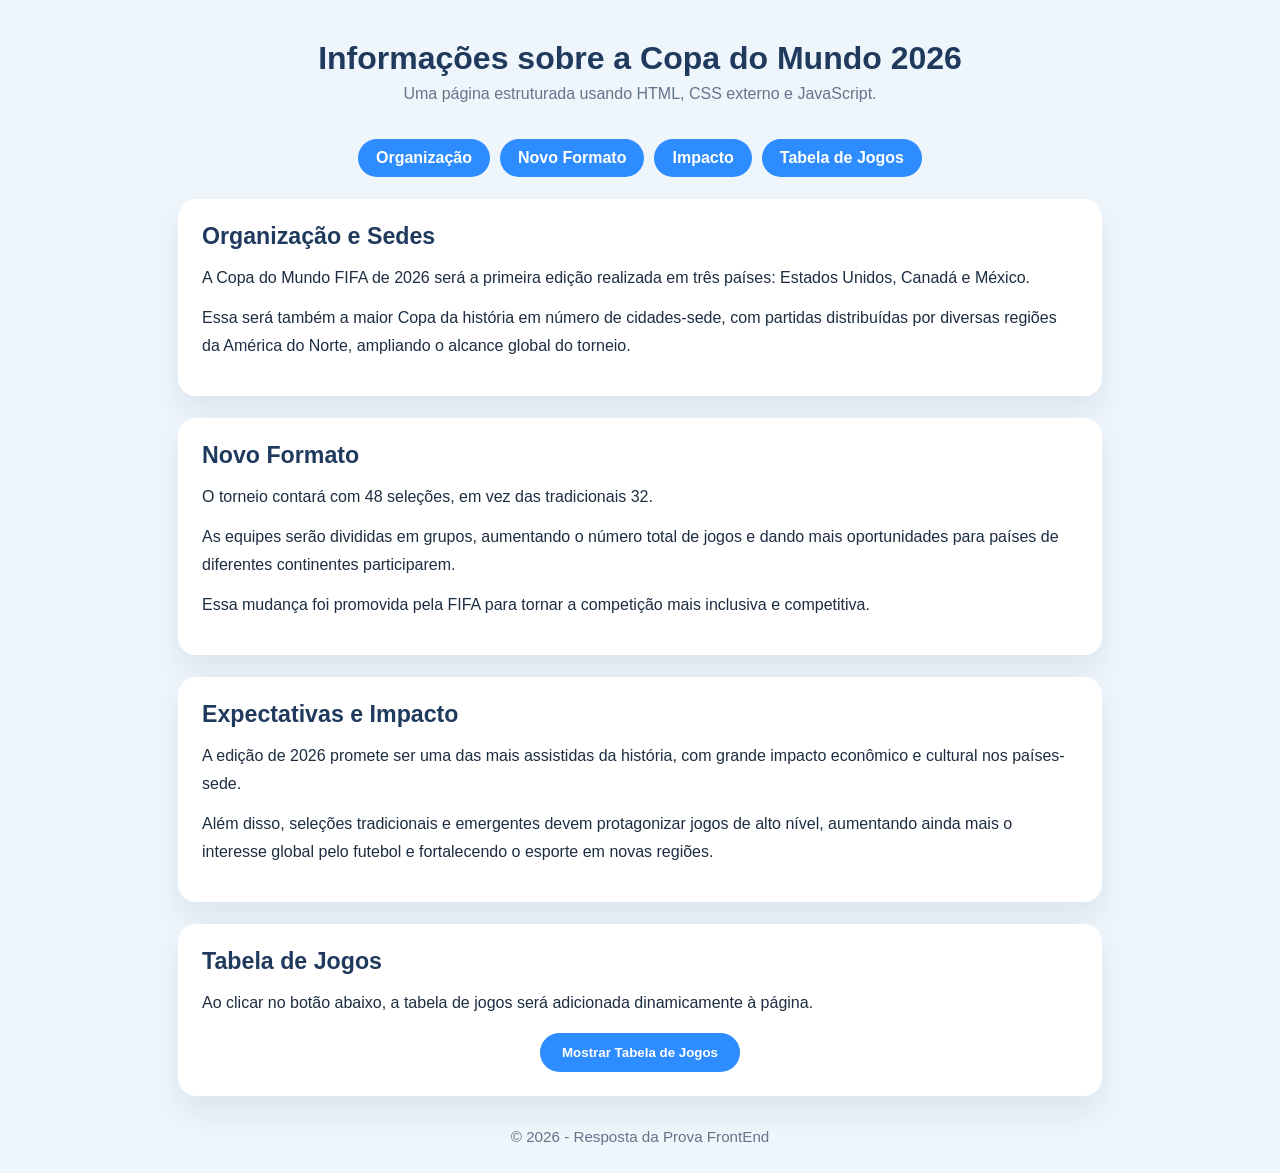
<file: prova/resposta_prova.html>
<!DOCTYPE html>
<html lang="pt-br">
<head>
    <meta charset="UTF-8">
    <meta name="viewport" content="width=device-width, initial-scale=1.0">
    <title>Resposta da Prova - Copa 2026</title>
    <link rel="stylesheet" href="style.css">
</head>
<body>
    <div class="container">
        <header>
            <h1>Informações sobre a Copa do Mundo 2026</h1>
            <p>Uma página estruturada usando HTML, CSS externo e JavaScript.</p>
        </header>

        <nav class="main-nav">
            <a href="#organizacao">Organização</a>
            <a href="#formato">Novo Formato</a>
            <a href="#impacto">Impacto</a>
            <a href="#tabela">Tabela de Jogos</a>
        </nav>

        <section id="organizacao" class="feature-section">
            <h2>Organização e Sedes</h2>
            <p>A Copa do Mundo FIFA de 2026 será a primeira edição realizada em três países: Estados Unidos, Canadá e México.</p>
            <p>Essa será também a maior Copa da história em número de cidades-sede, com partidas distribuídas por diversas regiões da América do Norte, ampliando o alcance global do torneio.</p>
        </section>

        <section id="formato" class="feature-section">
            <h2>Novo Formato</h2>
            <p>O torneio contará com 48 seleções, em vez das tradicionais 32.</p>
            <p>As equipes serão divididas em grupos, aumentando o número total de jogos e dando mais oportunidades para países de diferentes continentes participarem.</p>
            <p>Essa mudança foi promovida pela FIFA para tornar a competição mais inclusiva e competitiva.</p>
        </section>

        <section id="impacto" class="feature-section">
            <h2>Expectativas e Impacto</h2>
            <p>A edição de 2026 promete ser uma das mais assistidas da história, com grande impacto econômico e cultural nos países-sede.</p>
            <p>Além disso, seleções tradicionais e emergentes devem protagonizar jogos de alto nível, aumentando ainda mais o interesse global pelo futebol e fortalecendo o esporte em novas regiões.</p>
        </section>

        <section id="tabela" class="feature-section">
            <h2>Tabela de Jogos</h2>
            <p>Ao clicar no botão abaixo, a tabela de jogos será adicionada dinamicamente à página.</p>
            <div class="button-row">
                <button id="show-table-btn" class="action-btn" onclick="mostrarTabelaJogos()">Mostrar Tabela de Jogos</button>
            </div>
            <div id="tabela-jogos-container"></div>
        </section>

        <footer>
            © 2026 - Resposta da Prova FrontEnd
        </footer>
    </div>
    <script src="prova.js"></script>
</body>
</html>
</file>
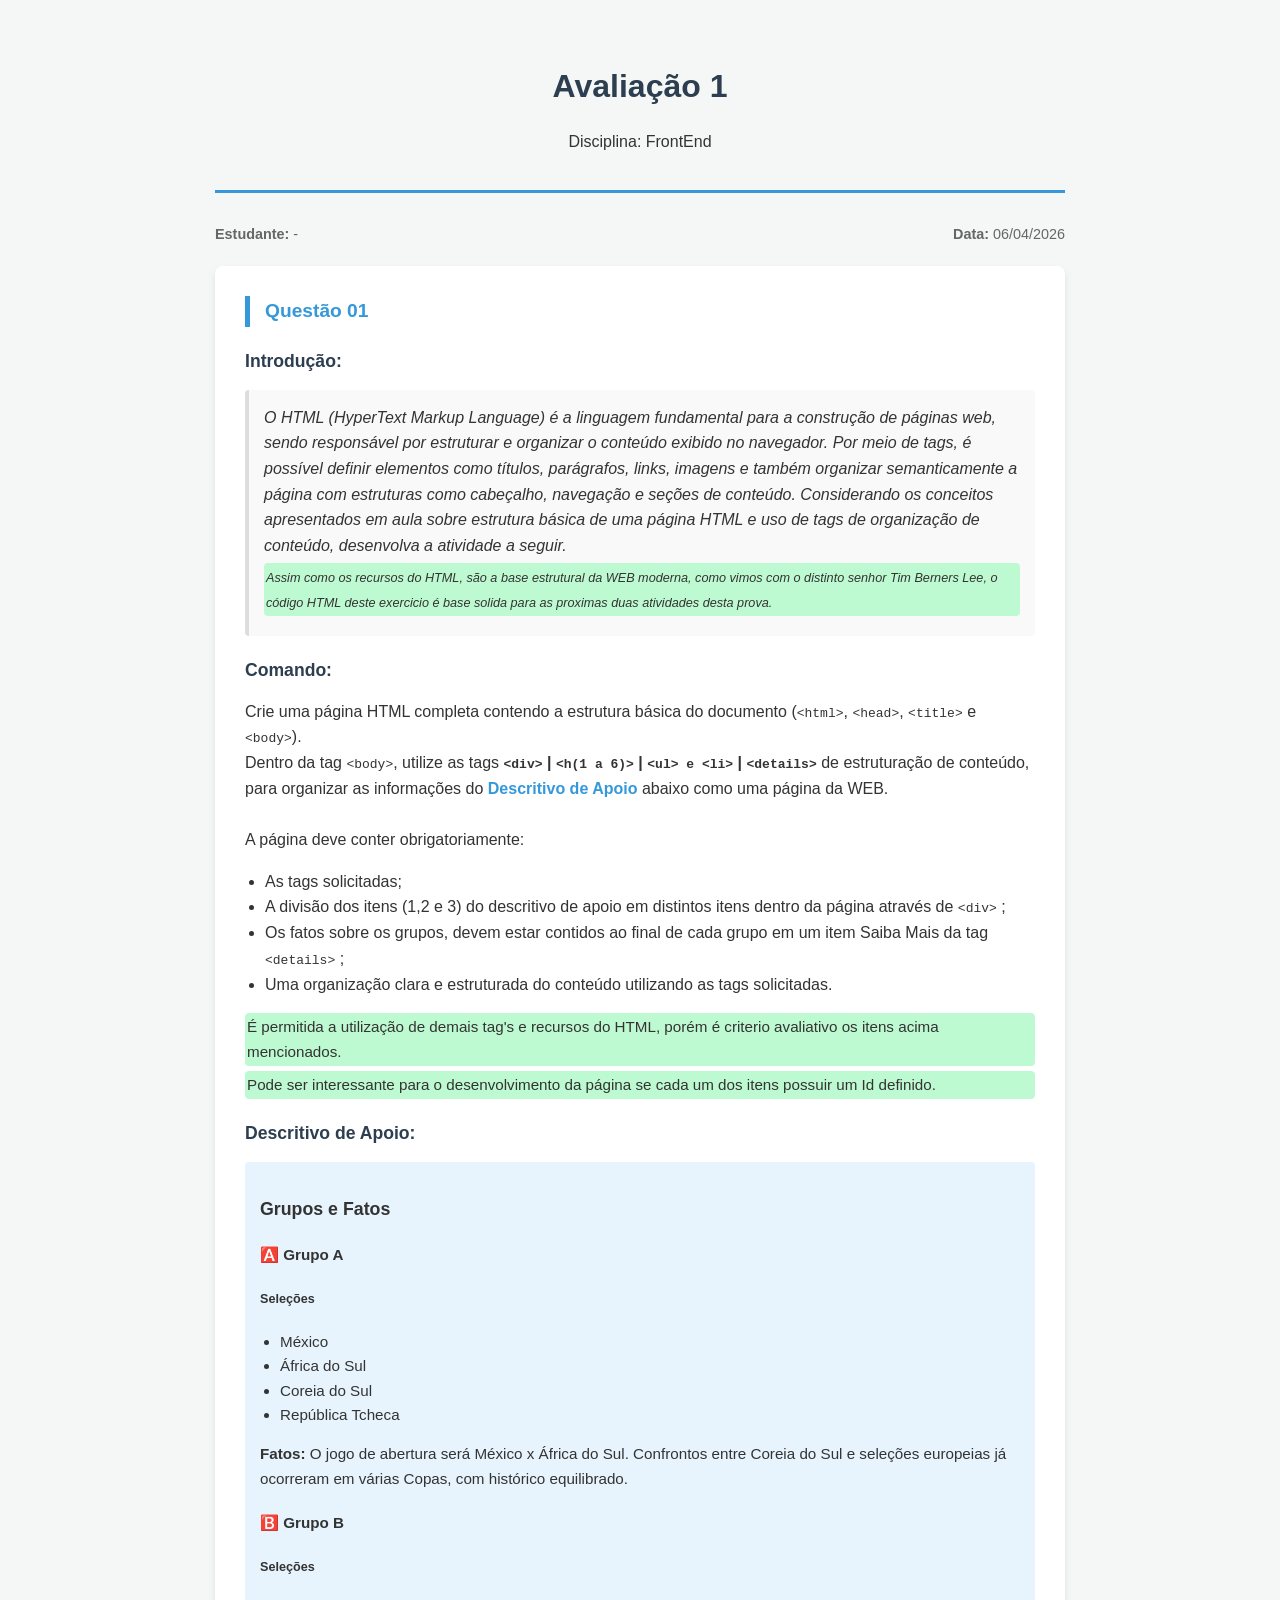
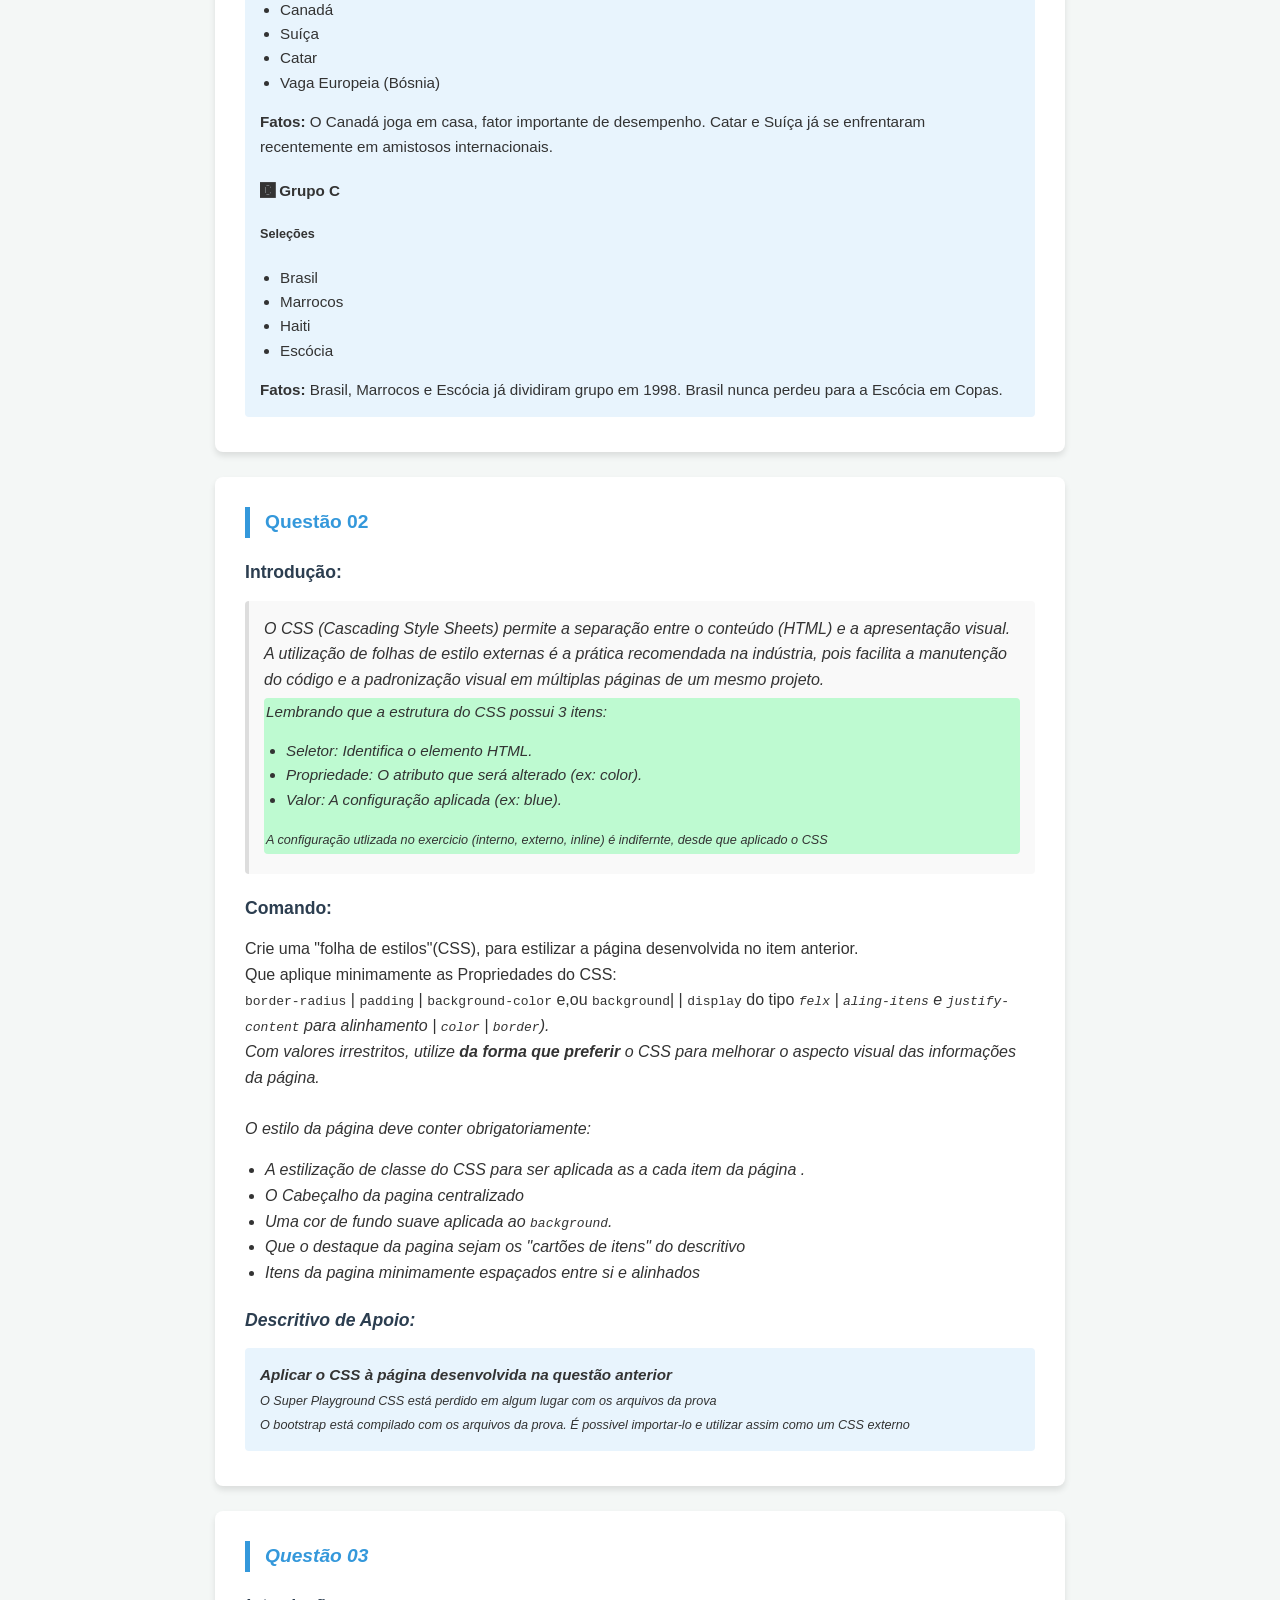
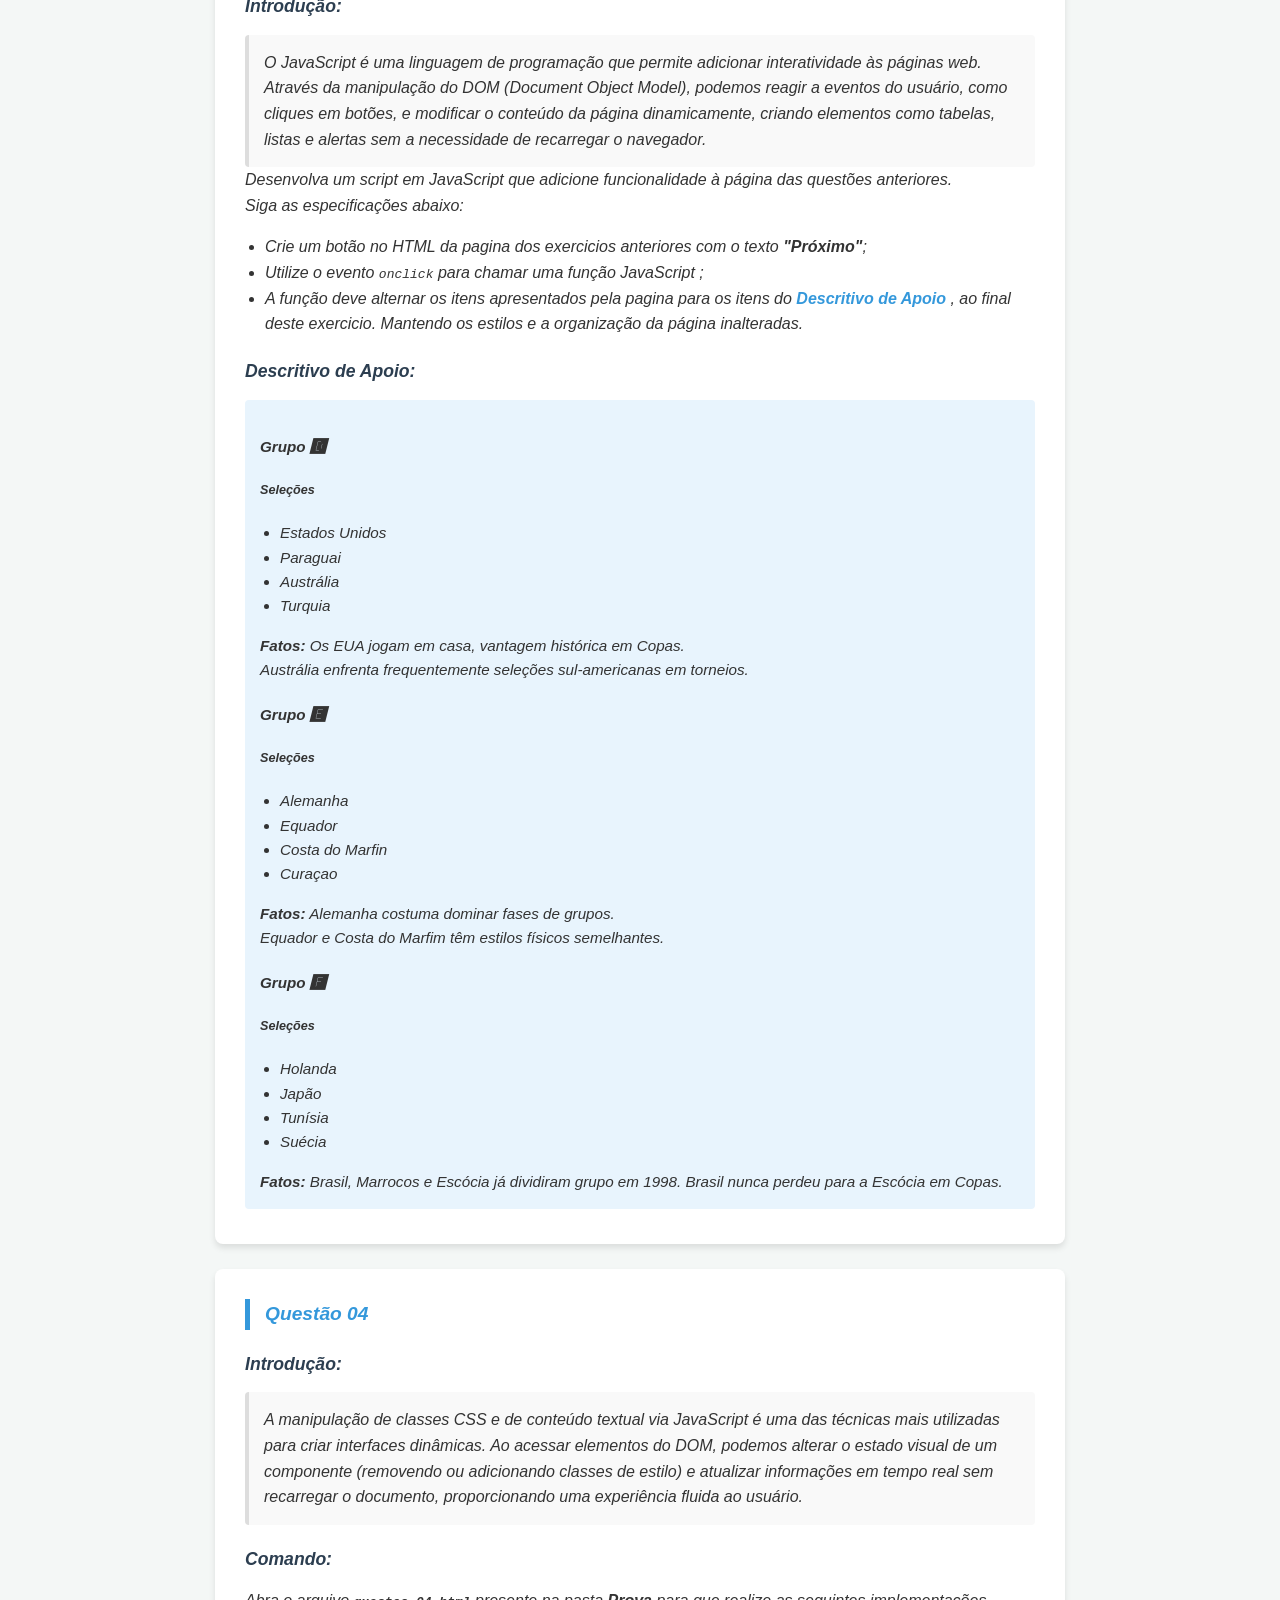
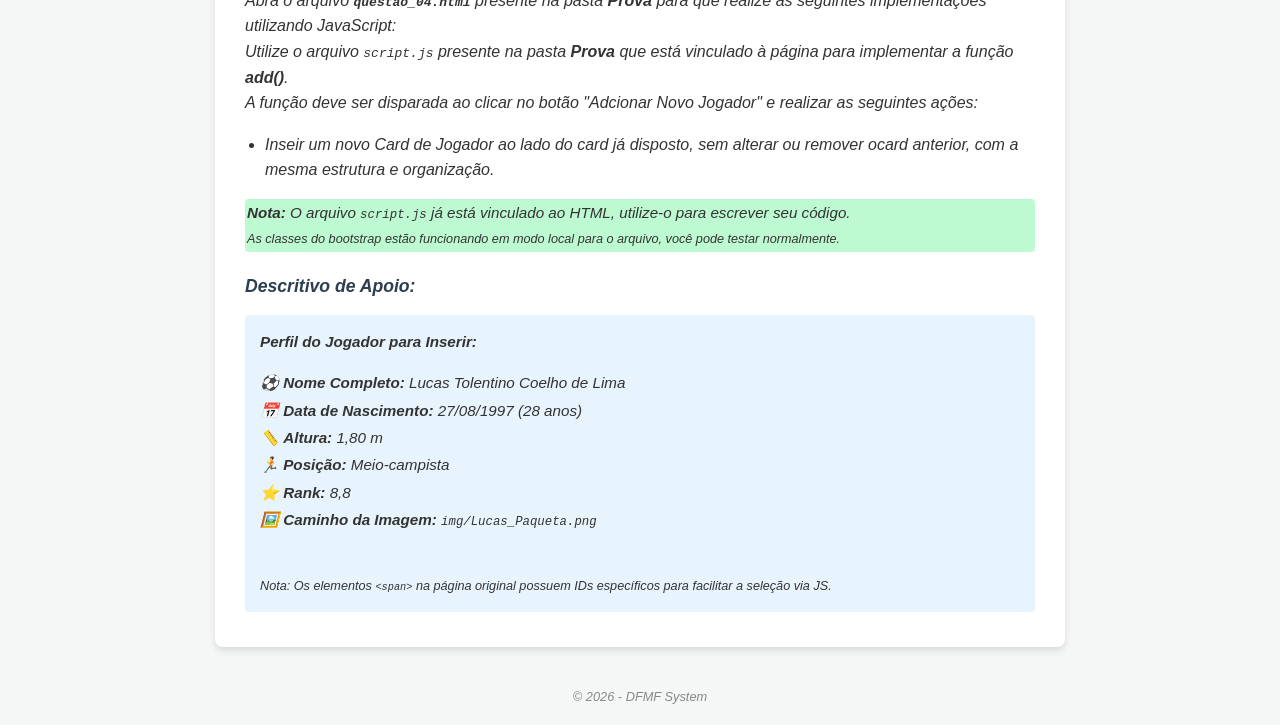
<file: prova2dia/Prova.html>
<!DOCTYPE html>
<html lang="pt-br">
<head>
    <meta charset="UTF-8">
    <meta name="viewport" content="width=device-width, initial-scale=1.0">
    <title>Avaliação Prática de FrontEnd</title>
    <style>
        :root {
            --primary-color: #2c3e50;
            --accent-color: #3498db;
            --bg-color: #f4f7f6;
            --card-bg: #ffffff;
            --text-color: #333;
        }

        body {
            font-family: 'Segoe UI', Tahoma, Geneva, Verdana, sans-serif;
            background-color: var(--bg-color);
            color: var(--text-color);
            line-height: 1.6;
            margin: 0;
            padding: 20px;
        }

        .container {
            max-width: 850px;
            margin: 0 auto;
        }

        header {
            text-align: center;
            padding: 20px 0;
            border-bottom: 3px solid var(--accent-color);
            margin-bottom: 30px;
        }

        h1 {
            color: var(--primary-color);
            margin-bottom: 5px;
        }

        .info-aluno {
            display: flex;
            justify-content: space-between;
            margin-bottom: 20px;
            font-size: 0.9em;
            color: #666;
        }

        .question-card {
            background: var(--card-bg);
            padding: 30px;
            border-radius: 8px;
            box-shadow: 0 4px 6px rgba(0,0,0,0.1);
            margin-bottom: 25px;
        }

        .question-header {
            font-weight: bold;
            font-size: 1.2em;
            color: var(--accent-color);
            margin-bottom: 15px;
            display: block;
            border-left: 5px solid var(--accent-color);
            padding-left: 15px;
        }

        h2 {
            font-size: 1.1em;
            color: var(--primary-color);
            margin-top: 20px;
        }

        .intro-box {
            background-color: #f9f9f9;
            padding: 15px;
            border-radius: 4px;
            border-left: 4px solid #ddd;
            font-style: italic;
        }

        .descritivo-apoio {
            background-color: #e8f4fd;
            padding: 15px;
            margin: 5px 0;
            border-radius: 4px;
            font-size: 0.95em;
        }
        .item-destaque {
            background-color: #befad1;
            padding: 2px;
            margin: 5px 0;
            border-radius: 4px;
            font-size: 0.95em;
        }

        .comando {
            font-weight: 500;
        }

        ul {
            padding-left: 20px;
        }

        footer {
            text-align: center;
            margin-top: 40px;
            font-size: 0.8em;
            color: #888;
        }

        @media print {
            body { background-color: white; }
            .question-card { box-shadow: none; border: 1px solid #ccc; }
        }
    </style>
</head>
<body>

    <div class="container">
        <header>
            <h1>Avaliação 1</h1>
            <p>Disciplina: FrontEnd</p>
        </header>

        <div class="info-aluno">
            <span><strong>Estudante:</strong> - </span>
            <span><strong>Data:</strong> 06/04/2026</span>
        </div>

        <section class="question-card">
            <span class="question-header">Questão 01</span>
            
            <h2>Introdução:</h2>
            <div class="intro-box">
                O HTML (HyperText Markup Language) é a linguagem fundamental para a construção de páginas web, sendo responsável por estruturar e organizar o conteúdo exibido no navegador. Por meio de tags, é possível definir elementos como títulos, parágrafos, links, imagens e também organizar semanticamente a página com estruturas como cabeçalho, navegação e seções de conteúdo.
                Considerando os conceitos apresentados em aula sobre estrutura básica de uma página HTML e uso de tags de organização de conteúdo, desenvolva a atividade a seguir. <br> 
                <div class="item-destaque" > <small> Assim como os recursos do HTML, são a base estrutural da WEB moderna, como vimos com o distinto senhor <i>Tim Berners Lee</i>, o código HTML deste exercicio é base solida para as proximas duas atividades desta prova. </small> </div>
            </div>

            <h2>Comando:</h2>
            <div class="comando">
                Crie uma página HTML completa contendo a estrutura básica do documento (<code>&lt;html&gt;</code>, <code>&lt;head&gt;</code>, <code>&lt;title&gt;</code> e <code>&lt;body&gt;</code>).<br>
                Dentro da tag <code>&lt;body&gt;</code>, utilize as tags <strong><code>&lt;div&gt;</code> | <code>&lt;h(1 a 6)&gt;</code> | <code>&lt;ul&gt; e &lt;li&gt;</code> | <code>&lt;details&gt;</code> </strong> 
                de estruturação de conteúdo, para organizar as informações do <strong><span style="color: #3498db;">Descritivo de Apoio </span> </strong>abaixo como uma página da WEB.
                <br><br>
                A página deve conter obrigatoriamente:
                <ul>
                    <li>As tags solicitadas;</li>
                    <li>A divisão dos itens (1,2 e 3) do descritivo de apoio em distintos itens dentro da página através de  <code>&lt;div&gt;</code> ;</li>
                    <li>Os fatos sobre os grupos, devem estar contidos ao final de cada grupo em um item Saiba Mais da tag <code>&lt;details&gt;</code> ;</li>
                    <li>Uma organização clara e estruturada do conteúdo utilizando as tags solicitadas.</li>
                </ul>
                   <div class="item-destaque" >É permitida a utilização de demais tag's e recursos do HTML, porém é criterio avaliativo os itens acima mencionados.</div>
                    <div class="item-destaque" >Pode ser interessante para o desenvolvimento da página se cada um dos itens possuir um Id definido.</div>
 
                </div>

            <h2>Descritivo de Apoio:</h2>
            <div class="descritivo-apoio">
                <h3> Grupos e Fatos </h3>
                <h4>🅰️ Grupo A</h4>
                <h5>Seleções</h5>
                    <ul>
                    <li>México</li>
                    <li>África do Sul</li>
                    <li>Coreia do Sul</li>
                    <li>República Tcheca</li>
                    </ul>
                <strong>Fatos:</strong> O jogo de abertura será México x África do Sul. Confrontos entre Coreia do Sul e seleções europeias já ocorreram em várias Copas, com histórico equilibrado.
                
                        <h4>🅱️ Grupo B</h4>
                <h5>Seleções</h5>
                <ul>
                    <li>Canadá</li>
                    <li>Suíça</li>
                    <li>Catar</li>
                    <li>Vaga Europeia (Bósnia)</li>
                </ul>
                <strong>Fatos:</strong> O Canadá joga em casa, fator importante de desempenho. Catar e Suíça já se enfrentaram recentemente em amistosos internacionais.

                        <h4>🅲 Grupo C</h4>
                <h5>Seleções</h5>
                <ul>
                    <li>Brasil</li>
                    <li>Marrocos</li>
                    <li>Haiti</li>
                    <li>Escócia</li>
                </ul>
                <strong>Fatos:</strong> Brasil, Marrocos e Escócia já dividiram grupo em 1998. Brasil nunca perdeu para a Escócia em Copas.
            </div>
        </section>


         <section class="question-card">
            <span class="question-header">Questão 02</span>
            
            <h2>Introdução:</h2>
            <div class="intro-box">
              O CSS (Cascading Style Sheets) permite a separação entre o conteúdo (HTML) e a apresentação visual. 
              A utilização de folhas de estilo externas é a prática recomendada na indústria, pois facilita a manutenção do código e a padronização visual em múltiplas páginas de um mesmo projeto.
                <div class="item-destaque">Lembrando que a estrutura do CSS possui 3 itens:
                    <ul>
                        <li> Seletor: Identifica o elemento HTML. </li>
                        <li> Propriedade: O atributo que será alterado (ex: color).</li>
                        <li> Valor: A configuração aplicada (ex: blue).</li>
                    </ul>
                    <small> A configuração utlizada no exercicio (interno, externo, inline) é indifernte, desde que aplicado o CSS</small>
                </div>
            </div>

            <h2>Comando:</h2>
            <div class="comando">
                Crie uma "folha de estilos"(CSS), para estilizar a página desenvolvida no item anterior. <br>
                Que aplique minimamente as Propriedades do CSS: <br>
                <code>border-radius</code> | <code> padding</code> | <code>background-color</code> e,ou <code>background</code>| | <code>display</code> do tipo <code><i>felx<i></code> | <code>aling-itens</code> e <code>justify-content</code>  para alinhamento | <code>color</code> | <code>border</code>).
                 <br>Com valores irrestritos, utilize <strong> da forma que preferir </strong> o CSS para melhorar o aspecto visual  das informações da página.
                <br><br>
                O estilo da página deve conter obrigatoriamente:
                <ul>
                    <li>A estilização de classe do CSS para ser aplicada as a cada item da página . </li>
                    <li>O Cabeçalho da pagina centralizado </li>
                    <li>Uma cor de fundo suave aplicada ao  <code>background</code>.</li>
                    <li> Que o destaque da pagina sejam os "cartões de itens" do descritivo </li>
                    <li>Itens da pagina minimamente espaçados entre si e alinhados </li>
                </ul>
            </div>

            <h2>Descritivo de Apoio:</h2>
            <div class="descritivo-apoio">
                <strong> Aplicar o CSS à página desenvolvida na questão anterior </strong>
               <br> <small> O Super Playground CSS está perdido em algum lugar com os arquivos da prova</small>
                <br> <small>O bootstrap está compilado com os arquivos da prova. É possivel importar-lo e utilizar assim como um CSS externo</small>
            </div>

        </section>


        <section class="question-card">
        <span class="question-header">Questão 03</span>
        
        <h2>Introdução:</h2>
        <div class="intro-box">
            O JavaScript é uma linguagem de programação que permite adicionar interatividade às páginas web. Através da manipulação do DOM (Document Object Model), podemos reagir a eventos do usuário, como cliques em botões, e modificar o conteúdo da página dinamicamente, criando elementos como tabelas, listas e alertas sem a necessidade de recarregar o navegador.
        </div>

        <div class="comando">
            Desenvolva um script em JavaScript que adicione funcionalidade à página das questões anteriores. <br>
            Siga as especificações abaixo:
            <ul>
                <li>Crie um botão no HTML da pagina dos exercicios anteriores  com o texto <strong>"Próximo"</strong>;</li>
                <li>Utilize o evento <code>onclick</code> para chamar uma função JavaScript ;</li>
                <li>A função deve alternar os itens apresentados pela pagina para os itens do <strong><span style="color: #3498db;">Descritivo de Apoio </span> </strong>, ao final deste exercicio. 
                Mantendo os estilos e a organização da página inalteradas. </li>
                </ul>
    
        </div>

        <h2>Descritivo de Apoio:</h2>
        <div class="descritivo-apoio">
            <h4>Grupo 🅳</h4>
                <h5>Seleções</h5>
                    <ul>
                    <li>Estados Unidos</li>
                    <li>Paraguai</li>
                    <li>Austrália</li>
                    <li>Turquia</li>
                    </ul>
                <strong>Fatos:</strong> Os EUA jogam em casa, vantagem histórica em Copas. <br> Austrália enfrenta frequentemente seleções sul-americanas em torneios.
                
                        <h4>Grupo 🅴</h4>
                <h5>Seleções</h5>
                <ul>
                    <li>Alemanha</li>
                    <li>Equador</li>
                    <li>Costa do Marfin</li>
                    <li>Curaçao</li>
                </ul>
                <strong>Fatos:</strong> Alemanha costuma dominar fases de grupos.<br>Equador e Costa do Marfim têm estilos físicos semelhantes.

                        <h4>Grupo 🅵</h4>
                <h5>Seleções</h5>
                <ul>
                    <li>Holanda</li>
                    <li>Japão</li>
                    <li>Tunísia</li>
                    <li>Suécia</li>
                </ul>
                <strong>Fatos:</strong> Brasil, Marrocos e Escócia já dividiram grupo em 1998. Brasil nunca perdeu para a Escócia em Copas.
           
        </div>

    </section>






    <section class="question-card">
            <span class="question-header">Questão 04</span>
            
            <h2>Introdução:</h2>
            <div class="intro-box">
                A manipulação de classes CSS e de conteúdo textual via JavaScript é uma das técnicas mais utilizadas para criar interfaces dinâmicas. Ao acessar elementos do DOM, podemos alterar o estado visual de um componente (removendo ou adicionando classes de estilo) e atualizar informações em tempo real sem recarregar o documento, proporcionando uma experiência fluida ao usuário.
            </div>

            <h2>Comando:</h2>
            <div class="comando">
                Abra o arquivo <strong><code>questao_04.html</code></strong> presente na pasta <strong>Prova</strong> para que realize as seguintes implementações utilizando JavaScript:
                <br>
                Utilize o arquivo <code>script.js</code>  presente na pasta <strong>Prova</strong> que está vinculado à página para implementar a função <strong>add()</strong>. <br>
                A função deve ser disparada ao clicar no botão "Adcionar Novo Jogador" e realizar as seguintes ações:
                <ul>
                    <li>Inseir um novo Card de Jogador ao lado do card já disposto, sem alterar ou remover ocard anterior, com a mesma estrutura e organização. </li>
                    
                </ul>
                <div class="item-destaque">
                   <strong>Nota:</strong> O arquivo <code>script.js</code> já está vinculado ao HTML, utilize-o para escrever seu código.<br>
                   <small> As classes do bootstrap estão funcionando em modo local para o arquivo, você pode testar normalmente.</small>
                </div>
            </div>

            <h2>Descritivo de Apoio:</h2>
            <div class="descritivo-apoio">
                <strong>Perfil do Jogador para Inserir:</strong>
                <ul style="list-style: none; padding-left: 0; line-height: 1.8;">
                    <li>⚽ <strong>Nome Completo:</strong> Lucas Tolentino Coelho de Lima</li>
                    <li>📅 <strong>Data de Nascimento:</strong> 27/08/1997 (28 anos)</li>
                    <li>📏 <strong>Altura:</strong> 1,80 m</li>
                    <li>🏃 <strong>Posição:</strong> Meio-campista</li>
                    <li>⭐ <strong>Rank:</strong> 8,8</li>
                    <li>🖼️ <strong>Caminho da Imagem:</strong> <code>img/Lucas_Paqueta.png</code></li>
                </ul>
                <br>
                <small><em>Nota: Os elementos <code>&lt;span&gt;</code> na página original possuem IDs específicos para facilitar a seleção via JS.</em></small>
            </div>
        </section>




        <footer>
            © 2026 - DFMF System
        </footer>
    </div>

</body>
</html>
</file>
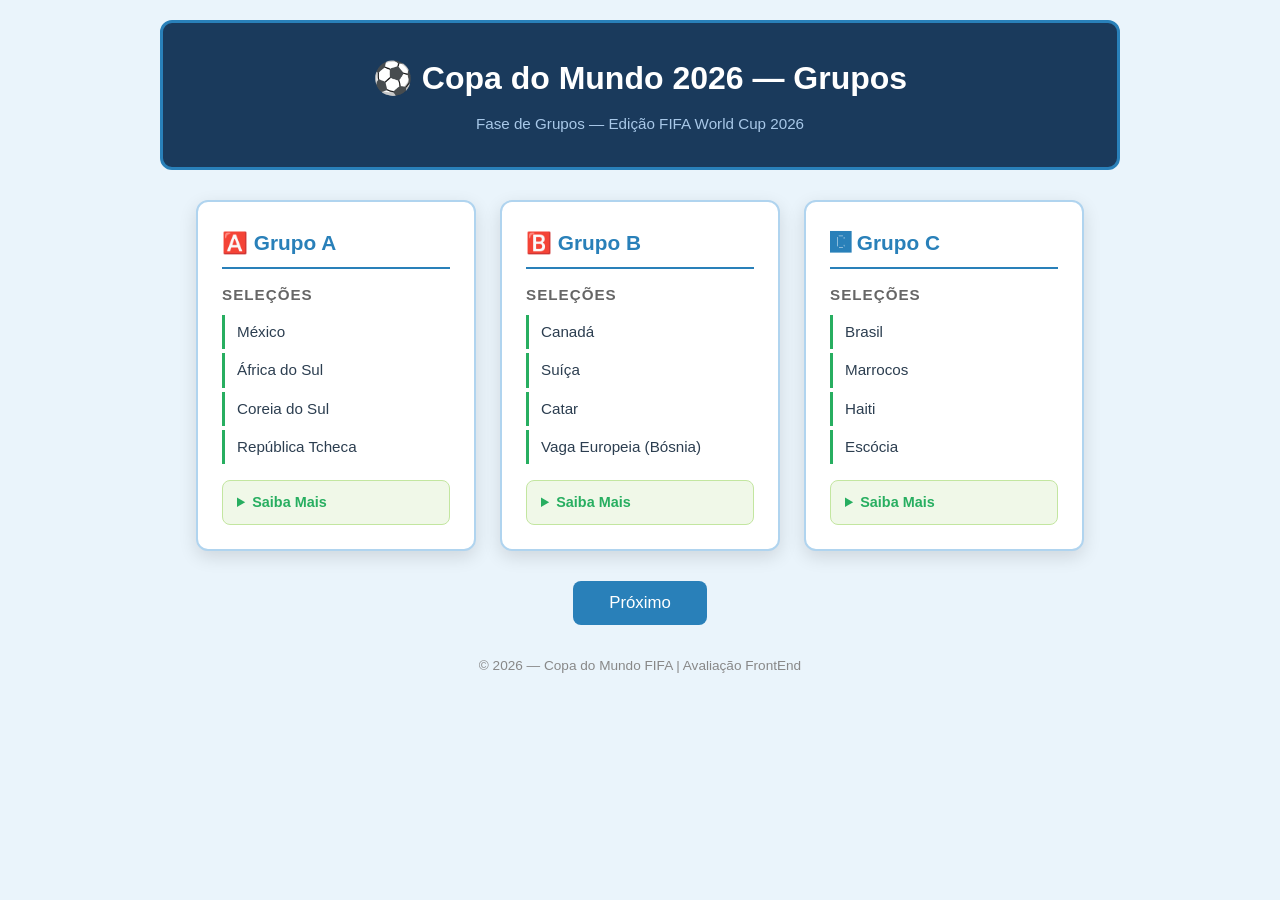
<file: prova2dia/questoes_1_2_3.html>
<!DOCTYPE html>
<html lang="pt-br">
<head>
    <meta charset="UTF-8">
    <meta name="viewport" content="width=device-width, initial-scale=1.0">
    <title>Copa do Mundo 2026 - Grupos</title>

    <!-- QUESTÃO 02: CSS interno aplicado à página -->
    <style>
        /* Variáveis de cor */
        :root {
            --bg-color: #eaf4fb;
            --header-bg: #1a3a5c;
            --card-bg: #ffffff;
            --accent: #2980b9;
            --accent2: #27ae60;
            --text: #2c3e50;
            --light-text: #ffffff;
            --border-color: #b0d4ef;
            --details-bg: #f0f8e8;
        }

        /* Reset básico */
        * {
            box-sizing: border-box;
            margin: 0;
            padding: 0;
        }

        body {
            font-family: 'Segoe UI', Tahoma, Geneva, Verdana, sans-serif;
            background-color: var(--bg-color);  /* cor de fundo suave */
            color: var(--text);
            line-height: 1.6;
            padding: 20px;
        }

        /* Cabeçalho centralizado */
        header {
            text-align: center;
            background-color: var(--header-bg);
            color: var(--light-text);
            padding: 30px 20px;
            border-radius: 12px;
            margin-bottom: 30px;
            border: 3px solid var(--accent);
        }

        header h1 {
            font-size: 2em;
            margin-bottom: 8px;
        }

        header p {
            font-size: 0.95em;
            color: #a8c8e8;
        }

        /* Container principal */
        .container {
            max-width: 960px;
            margin: 0 auto;
        }

        /* Wrapper dos grupos com flex */
        .grupos-wrapper {
            display: flex;
            flex-wrap: wrap;
            justify-content: center;
            align-items: flex-start;
            gap: 24px;
            margin-bottom: 30px;
        }

        /* Cartões de grupo — destaque da página */
        .grupo-card {
            background-color: var(--card-bg);
            border: 2px solid var(--border-color);
            border-radius: 12px;
            padding: 24px;
            width: 280px;
            box-shadow: 0 6px 18px rgba(0,0,0,0.12);
            transition: transform 0.2s, box-shadow 0.2s;
        }

        .grupo-card:hover {
            transform: translateY(-4px);
            box-shadow: 0 12px 28px rgba(0,0,0,0.18);
        }

        .grupo-card h2 {
            font-size: 1.3em;
            color: var(--accent);
            border-bottom: 2px solid var(--accent);
            padding-bottom: 8px;
            margin-bottom: 14px;
        }

        .grupo-card h3 {
            font-size: 0.95em;
            color: #666;
            text-transform: uppercase;
            letter-spacing: 1px;
            margin-bottom: 8px;
        }

        .grupo-card ul {
            list-style: none;
            padding: 0;
            margin-bottom: 16px;
        }

        .grupo-card ul li {
            padding: 5px 0 5px 12px;
            border-left: 3px solid var(--accent2);
            margin-bottom: 4px;
            font-size: 0.95em;
            color: var(--text);
        }

        /* Tag details — Saiba Mais */
        details {
            background-color: var(--details-bg);
            border: 1px solid #c3e6a0;
            border-radius: 8px;
            padding: 10px 14px;
            margin-top: 10px;
            font-size: 0.9em;
            color: #2d5a1b;
        }

        details summary {
            cursor: pointer;
            font-weight: bold;
            color: var(--accent2);
            user-select: none;
        }

        details summary:hover {
            text-decoration: underline;
        }

        details p {
            margin-top: 8px;
            line-height: 1.5;
        }

        /* Botão Próximo */
        .btn-proximo {
            display: block;
            margin: 10px auto 30px auto;
            padding: 12px 36px;
            background-color: var(--accent);
            color: white;
            border: none;
            border-radius: 8px;
            font-size: 1.05em;
            cursor: pointer;
            transition: background-color 0.2s;
        }

        .btn-proximo:hover {
            background-color: #1f6494;
        }

        footer {
            text-align: center;
            margin-top: 30px;
            color: #888;
            font-size: 0.85em;
        }
    </style>
</head>
<body>

    <div class="container">

        <!-- Cabeçalho centralizado (Q2) -->
        <header>
            <h1>⚽ Copa do Mundo 2026 — Grupos</h1>
            <p>Fase de Grupos — Edição FIFA World Cup 2026</p>
        </header>

        <!-- QUESTÃO 01: estrutura com div, h1-h6, ul/li, details -->

        <!-- Wrapper flex dos grupos (Q2) -->
        <div class="grupos-wrapper" id="grupos-container">

            <!-- Grupo A -->
            <div class="grupo-card" id="grupo-a">
                <h2>🅰️ Grupo A</h2>
                <h3>Seleções</h3>
                <ul>
                    <li>México</li>
                    <li>África do Sul</li>
                    <li>Coreia do Sul</li>
                    <li>República Tcheca</li>
                </ul>
                <details>
                    <summary>Saiba Mais</summary>
                    <p>O jogo de abertura será México x África do Sul. Confrontos entre Coreia do Sul e seleções europeias já ocorreram em várias Copas, com histórico equilibrado.</p>
                </details>
            </div>

            <!-- Grupo B -->
            <div class="grupo-card" id="grupo-b">
                <h2>🅱️ Grupo B</h2>
                <h3>Seleções</h3>
                <ul>
                    <li>Canadá</li>
                    <li>Suíça</li>
                    <li>Catar</li>
                    <li>Vaga Europeia (Bósnia)</li>
                </ul>
                <details>
                    <summary>Saiba Mais</summary>
                    <p>O Canadá joga em casa, fator importante de desempenho. Catar e Suíça já se enfrentaram recentemente em amistosos internacionais.</p>
                </details>
            </div>

            <!-- Grupo C -->
            <div class="grupo-card" id="grupo-c">
                <h2>🅲 Grupo C</h2>
                <h3>Seleções</h3>
                <ul>
                    <li>Brasil</li>
                    <li>Marrocos</li>
                    <li>Haiti</li>
                    <li>Escócia</li>
                </ul>
                <details>
                    <summary>Saiba Mais</summary>
                    <p>Brasil, Marrocos e Escócia já dividiram grupo em 1998. Brasil nunca perdeu para a Escócia em Copas.</p>
                </details>
            </div>

        </div><!-- fim grupos-wrapper -->

        <!-- QUESTÃO 03: botão "Próximo" com onclick -->
        <button class="btn-proximo" onclick="proximoGrupo()">Próximo</button>

        <footer>
            &copy; 2026 — Copa do Mundo FIFA | Avaliação FrontEnd
        </footer>

    </div><!-- fim container -->


    <!-- QUESTÃO 03: Script JavaScript para alternar grupos -->
    <script>
        // Dados dos dois conjuntos de grupos
        const conjuntos = [
            // Conjunto 1 — Grupos A, B, C (estado inicial)
            [
                {
                    id: "grupo-a",
                    titulo: "🅰️ Grupo A",
                    selecoes: ["México", "África do Sul", "Coreia do Sul", "República Tcheca"],
                    fatos: "O jogo de abertura será México x África do Sul. Confrontos entre Coreia do Sul e seleções europeias já ocorreram em várias Copas, com histórico equilibrado."
                },
                {
                    id: "grupo-b",
                    titulo: "🅱️ Grupo B",
                    selecoes: ["Canadá", "Suíça", "Catar", "Vaga Europeia (Bósnia)"],
                    fatos: "O Canadá joga em casa, fator importante de desempenho. Catar e Suíça já se enfrentaram recentemente em amistosos internacionais."
                },
                {
                    id: "grupo-c",
                    titulo: "🅲 Grupo C",
                    selecoes: ["Brasil", "Marrocos", "Haiti", "Escócia"],
                    fatos: "Brasil, Marrocos e Escócia já dividiram grupo em 1998. Brasil nunca perdeu para a Escócia em Copas."
                }
            ],
            // Conjunto 2 — Grupos D, E, F
            [
                {
                    id: "grupo-d",
                    titulo: "🅳 Grupo D",
                    selecoes: ["Estados Unidos", "Paraguai", "Austrália", "Turquia"],
                    fatos: "Os EUA jogam em casa, vantagem histórica em Copas. Austrália enfrenta frequentemente seleções sul-americanas em torneios."
                },
                {
                    id: "grupo-e",
                    titulo: "🅴 Grupo E",
                    selecoes: ["Alemanha", "Equador", "Costa do Marfim", "Curaçao"],
                    fatos: "Alemanha costuma dominar fases de grupos. Equador e Costa do Marfim têm estilos físicos semelhantes."
                },
                {
                    id: "grupo-f",
                    titulo: "🅵 Grupo F",
                    selecoes: ["Holanda", "Japão", "Tunísia", "Suécia"],
                    fatos: "Holanda e Japão se enfrentaram em edições memoráveis. Tunísia e Suécia trazem estilos táticos distintos ao grupo."
                }
            ]
        ];

        let conjuntoAtual = 0; // controla qual conjunto está visível

        function proximoGrupo() {
            // Alterna entre os dois conjuntos
            conjuntoAtual = (conjuntoAtual + 1) % conjuntos.length;
            const wrapper = document.getElementById("grupos-container");
            const grupos = conjuntos[conjuntoAtual];

            // Limpa os cards existentes
            wrapper.innerHTML = "";

            // Recria os cards com os novos dados, mantendo estrutura e estilo
            grupos.forEach(function(grupo) {
                // Monta os <li> das seleções
                const itens = grupo.selecoes.map(function(s) {
                    return "<li>" + s + "</li>";
                }).join("");

                // Cria o HTML do card
                const card = document.createElement("div");
                card.className = "grupo-card";
                card.id = grupo.id;
                card.innerHTML =
                    "<h2>" + grupo.titulo + "</h2>" +
                    "<h3>Seleções</h3>" +
                    "<ul>" + itens + "</ul>" +
                    "<details>" +
                    "  <summary>Saiba Mais</summary>" +
                    "  <p>" + grupo.fatos + "</p>" +
                    "</details>";

                wrapper.appendChild(card);
            });
        }
    </script>

</body>
</html>
</file>
<file: segunda_atividade/style.css>
* {
    margin: 0;
    padding: 0;
    box-sizing: border-box;
    font-family: Arial, sans-serif;
}

body {
    background: #f4f6f9;
    color: #333;
}

header {
    background: #0d47a1;
    color: white;
    text-align: center;
    padding: 20px;
}

section {
    max-width: 900px;
    margin: 40px auto;
    padding: 0 20px;
}

h2 {
    color: #0d47a1;
    margin-bottom: 15px;
}

.card {
    background: white;
    padding: 15px;
    margin: 10px 0;
    border-radius: 6px;
    box-shadow: 0 3px 8px rgba(0,0,0,0.1);
}

.quiz {
    background: white;
    padding: 20px;
    border-radius: 6px;
    box-shadow: 0 3px 8px rgba(0,0,0,0.1);
}

button {
    margin-top: 15px;
    padding: 8px 15px;
    border: none;
    background: #0d47a1;
    color: white;
    border-radius: 4px;
    cursor: pointer;
}

button:hover {
    background: #1565c0;
}

.feedback form {
    display: flex;
    flex-direction: column;
}

.feedback input,
.feedback textarea {
    margin-bottom: 10px;
    padding: 10px;
    border-radius: 4px;
    border: 1px solid #ccc;
}

.lista-feedback {
    margin-top: 20px;
}

.lista-feedback li {
    background: white;
    padding: 10px;
    margin: 8px 0;
    border-radius: 4px;
    box-shadow: 0 2px 6px rgba(0,0,0,0.1);
}

footer {
    background: #0d47a1;
    color: white;
    text-align: center;
    padding: 10px;
    margin-top: 40px;
}
</file>
<file: prova/style.css>
:root {
    --primary-color: #1f3a5d;
    --accent-color: #2d8cff;
    --bg-color: #eef5fb;
    --card-bg: #ffffff;
    --text-color: #1d2d42;
    --muted-color: #64748b;
}

* {
    box-sizing: border-box;
}

body {
    margin: 0;
    font-family: 'Segoe UI', Tahoma, Geneva, Verdana, sans-serif;
    background: var(--bg-color);
    color: var(--text-color);
}

.container {
    max-width: 960px;
    margin: 0 auto;
    padding: 18px;
}

header {
    text-align: center;
    padding: 22px 0 14px;
}

header h1 {
    margin: 0;
    font-size: 2rem;
    font-weight: 800;
    color: var(--primary-color);
}

header p {
    margin: 8px auto 0;
    max-width: 720px;
    color: var(--muted-color);
    font-size: 1rem;
}

nav.main-nav {
    display: flex;
    flex-wrap: wrap;
    justify-content: center;
    gap: 10px;
    margin: 22px 0;
}

nav.main-nav a {
    text-decoration: none;
    padding: 10px 18px;
    border-radius: 999px;
    background-color: var(--accent-color);
    color: #fff;
    font-weight: 700;
    transition: transform 0.18s ease, background-color 0.18s ease;
}

nav.main-nav a:hover {
    background-color: #1d72e8;
    transform: translateY(-1px);
}

.feature-section {
    background: var(--card-bg);
    border-radius: 18px;
    padding: 24px;
    box-shadow: 0 16px 30px rgba(18, 52, 84, 0.08);
    margin-bottom: 22px;
}

.feature-section h2 {
    margin-top: 0;
    margin-bottom: 14px;
    font-size: 1.45rem;
    color: var(--primary-color);
    font-weight: 700;
}

.feature-section p {
    margin: 0 0 12px;
    color: var(--text-color);
    line-height: 1.75;
    font-size: 1rem;
}

.button-row {
    display: flex;
    justify-content: center;
    margin-top: 16px;
}

button.action-btn {
    background-color: var(--accent-color);
    border: none;
    color: white;
    cursor: pointer;
    padding: 12px 22px;
    border-radius: 999px;
    font-weight: 700;
    transition: background-color 0.2s ease, transform 0.2s ease;
}

button.action-btn:hover {
    background-color: #1d72e8;
    transform: translateY(-1px);
}

footer {
    text-align: center;
    margin: 32px 0 10px;
    color: var(--muted-color);
    font-size: 0.95rem;
}

@media (max-width: 720px) {
    .container {
        padding: 14px;
    }

    nav.main-nav {
        justify-content: center;
    }

    .feature-section {
        padding: 18px;
    }
}
</file>
